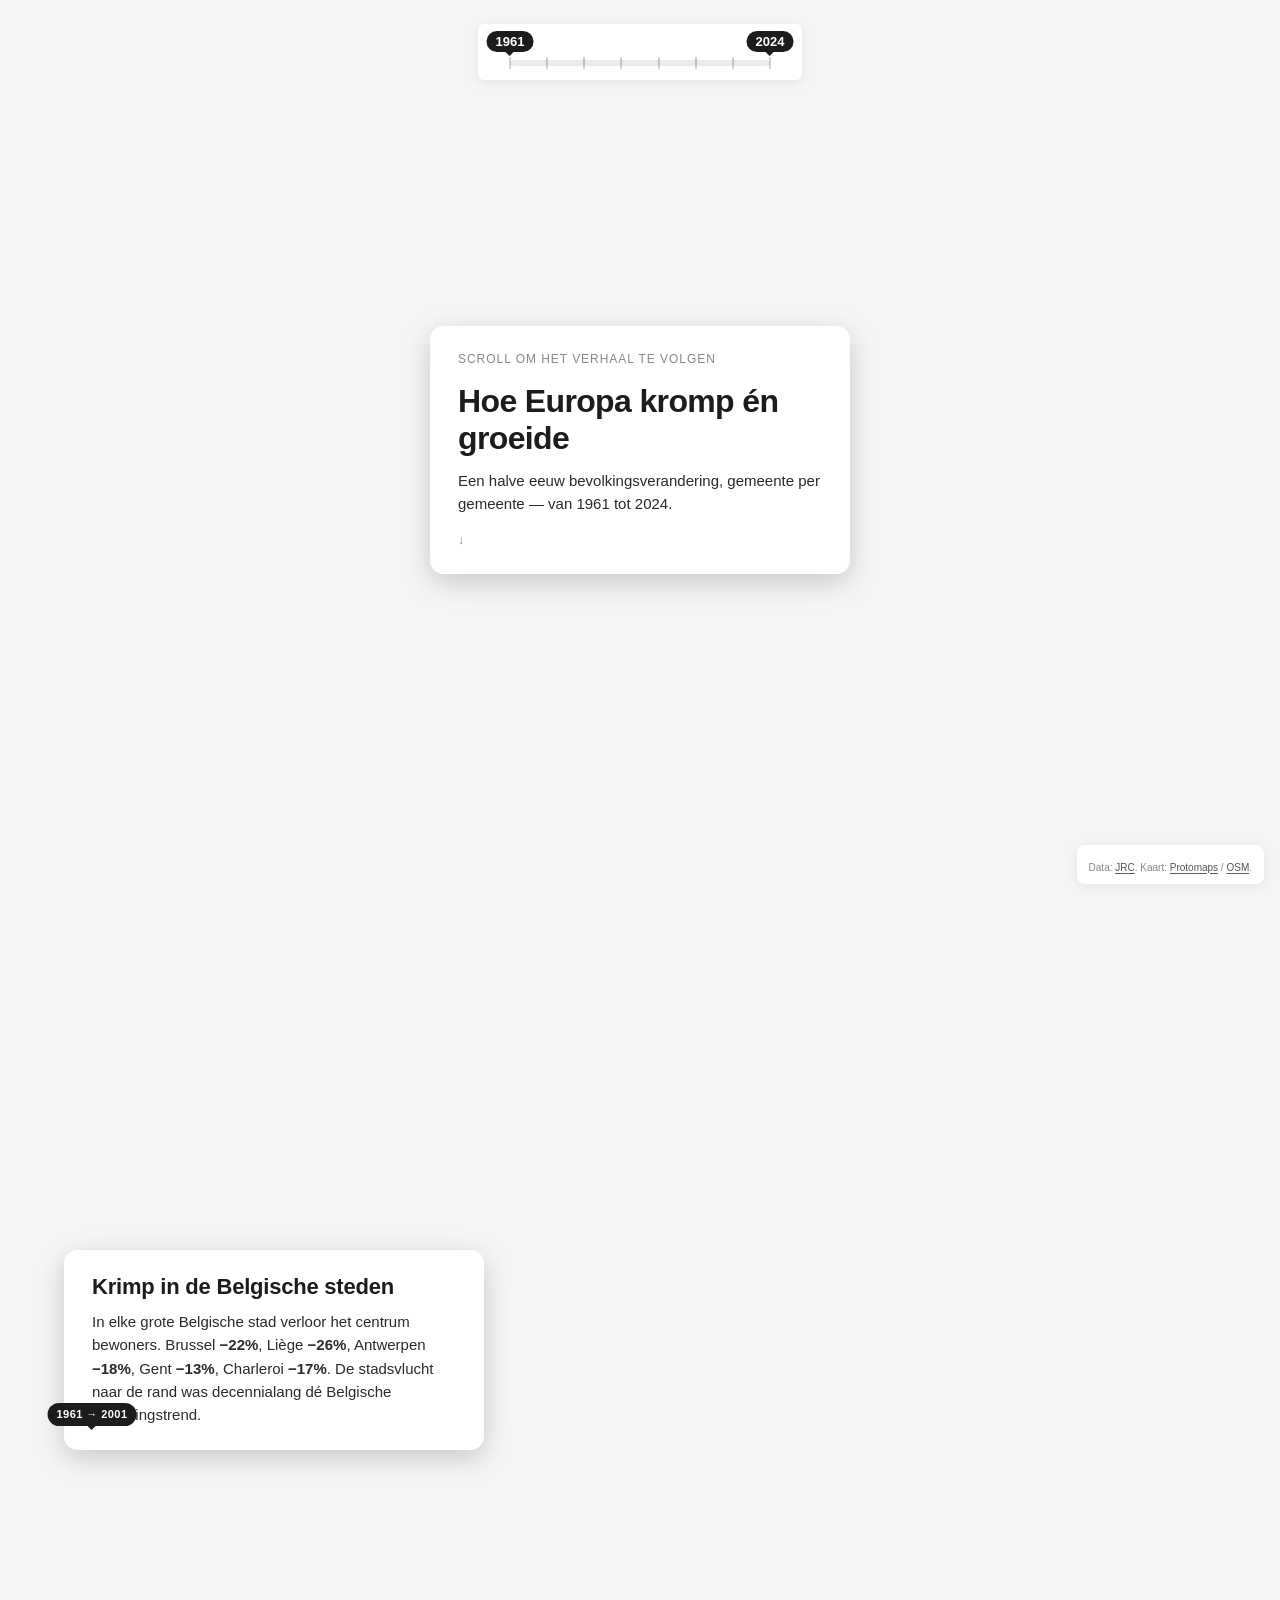
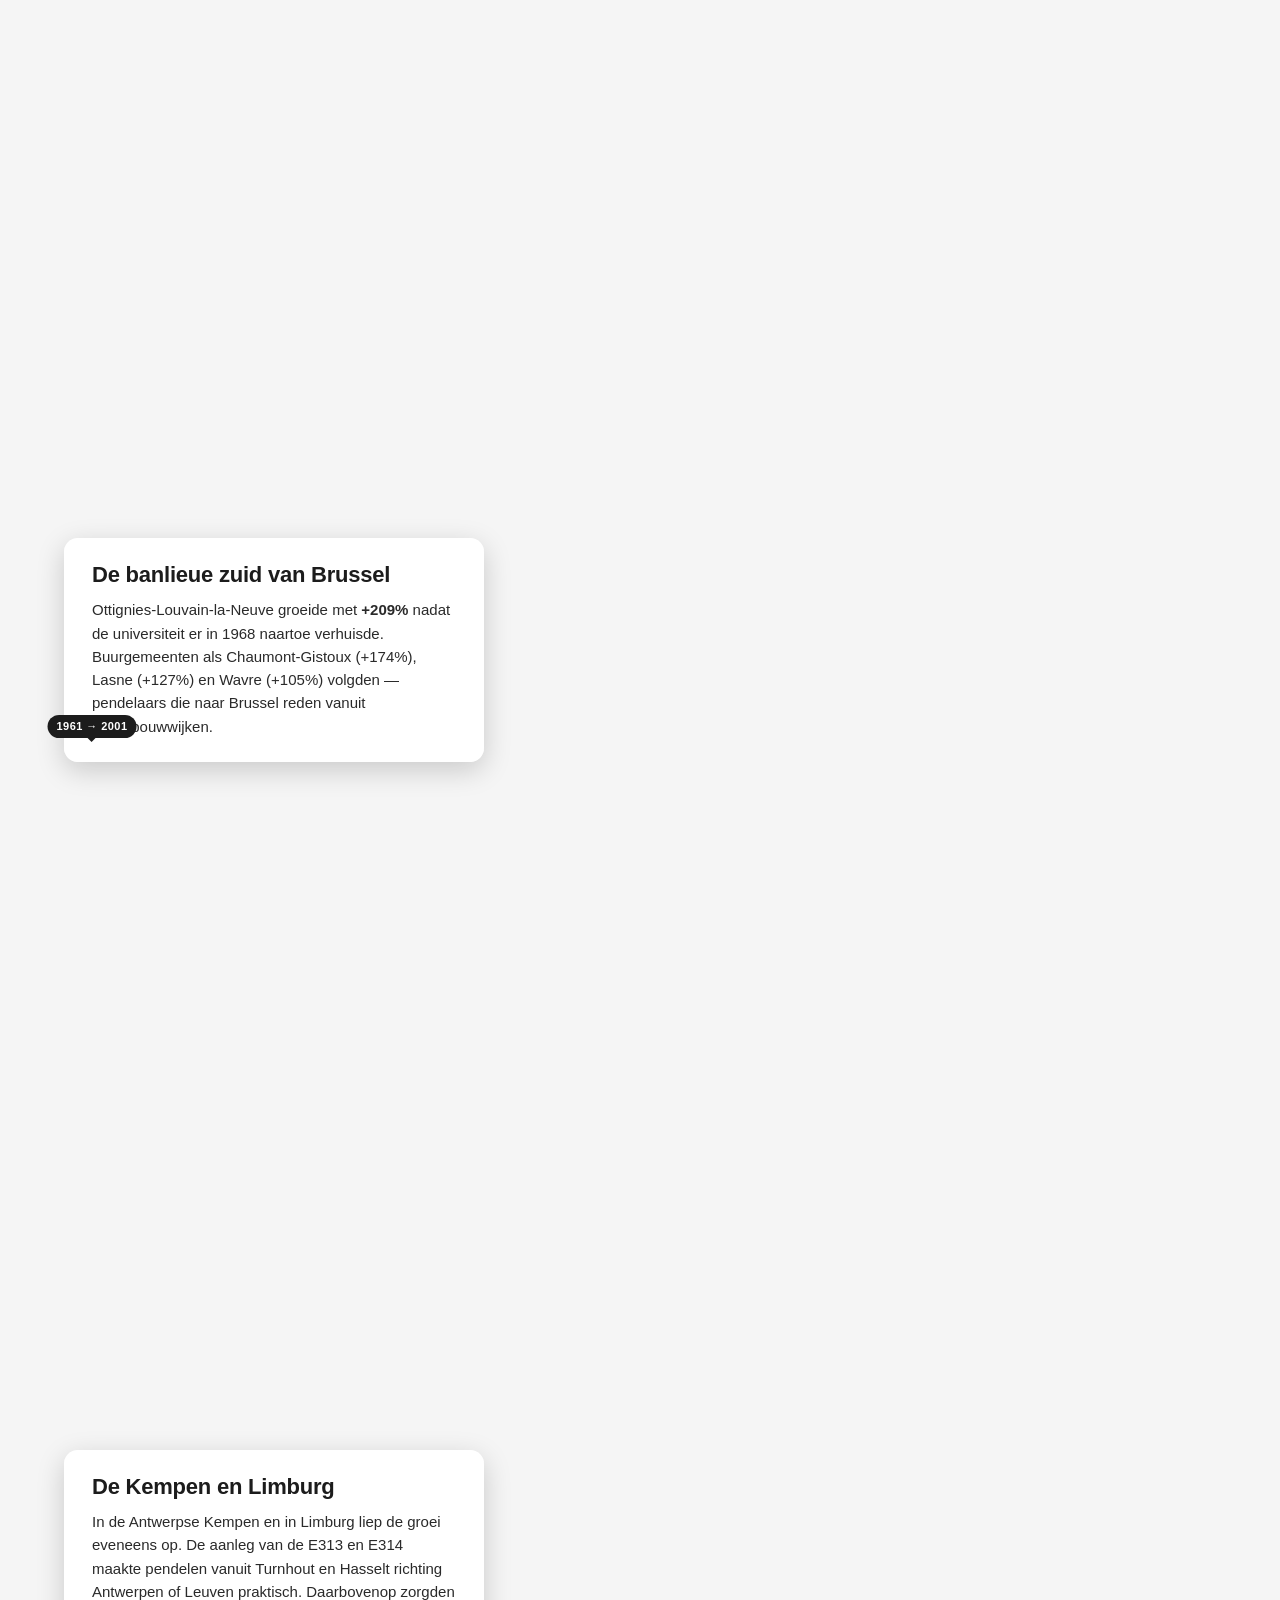
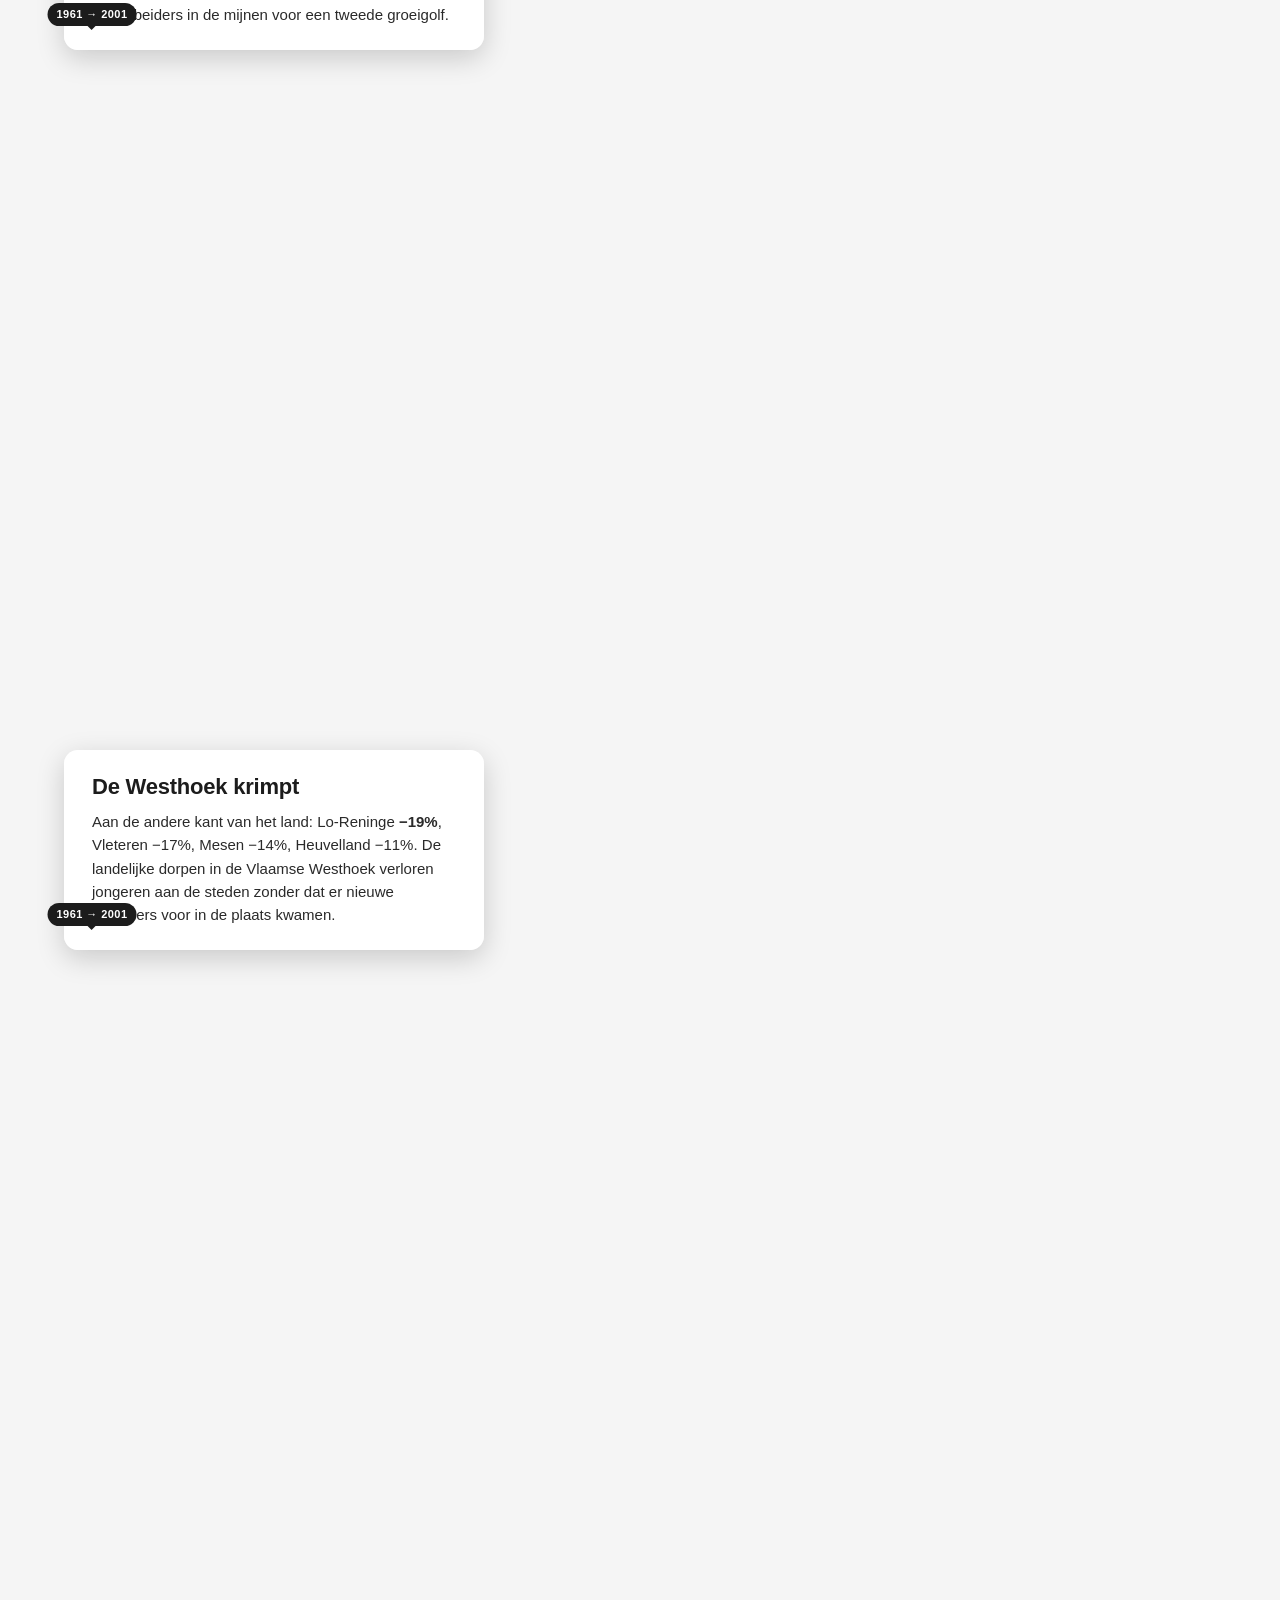
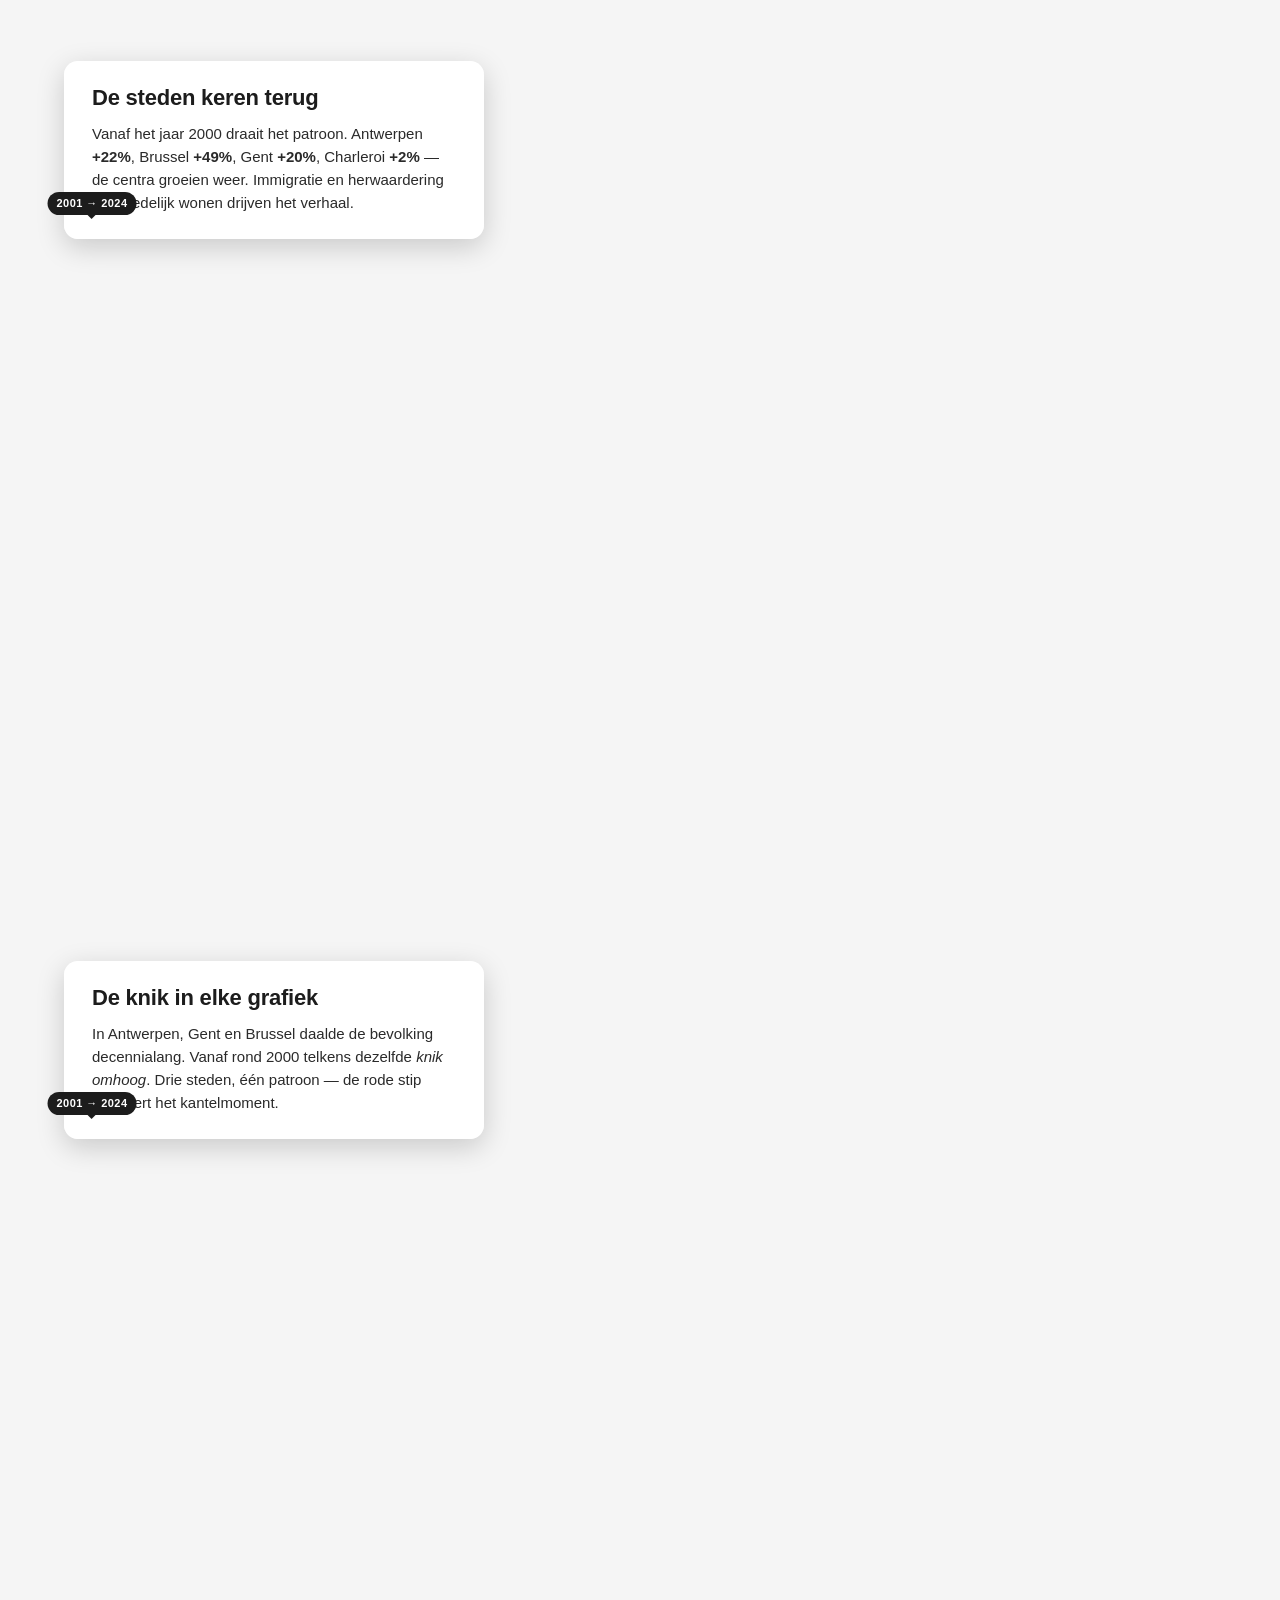
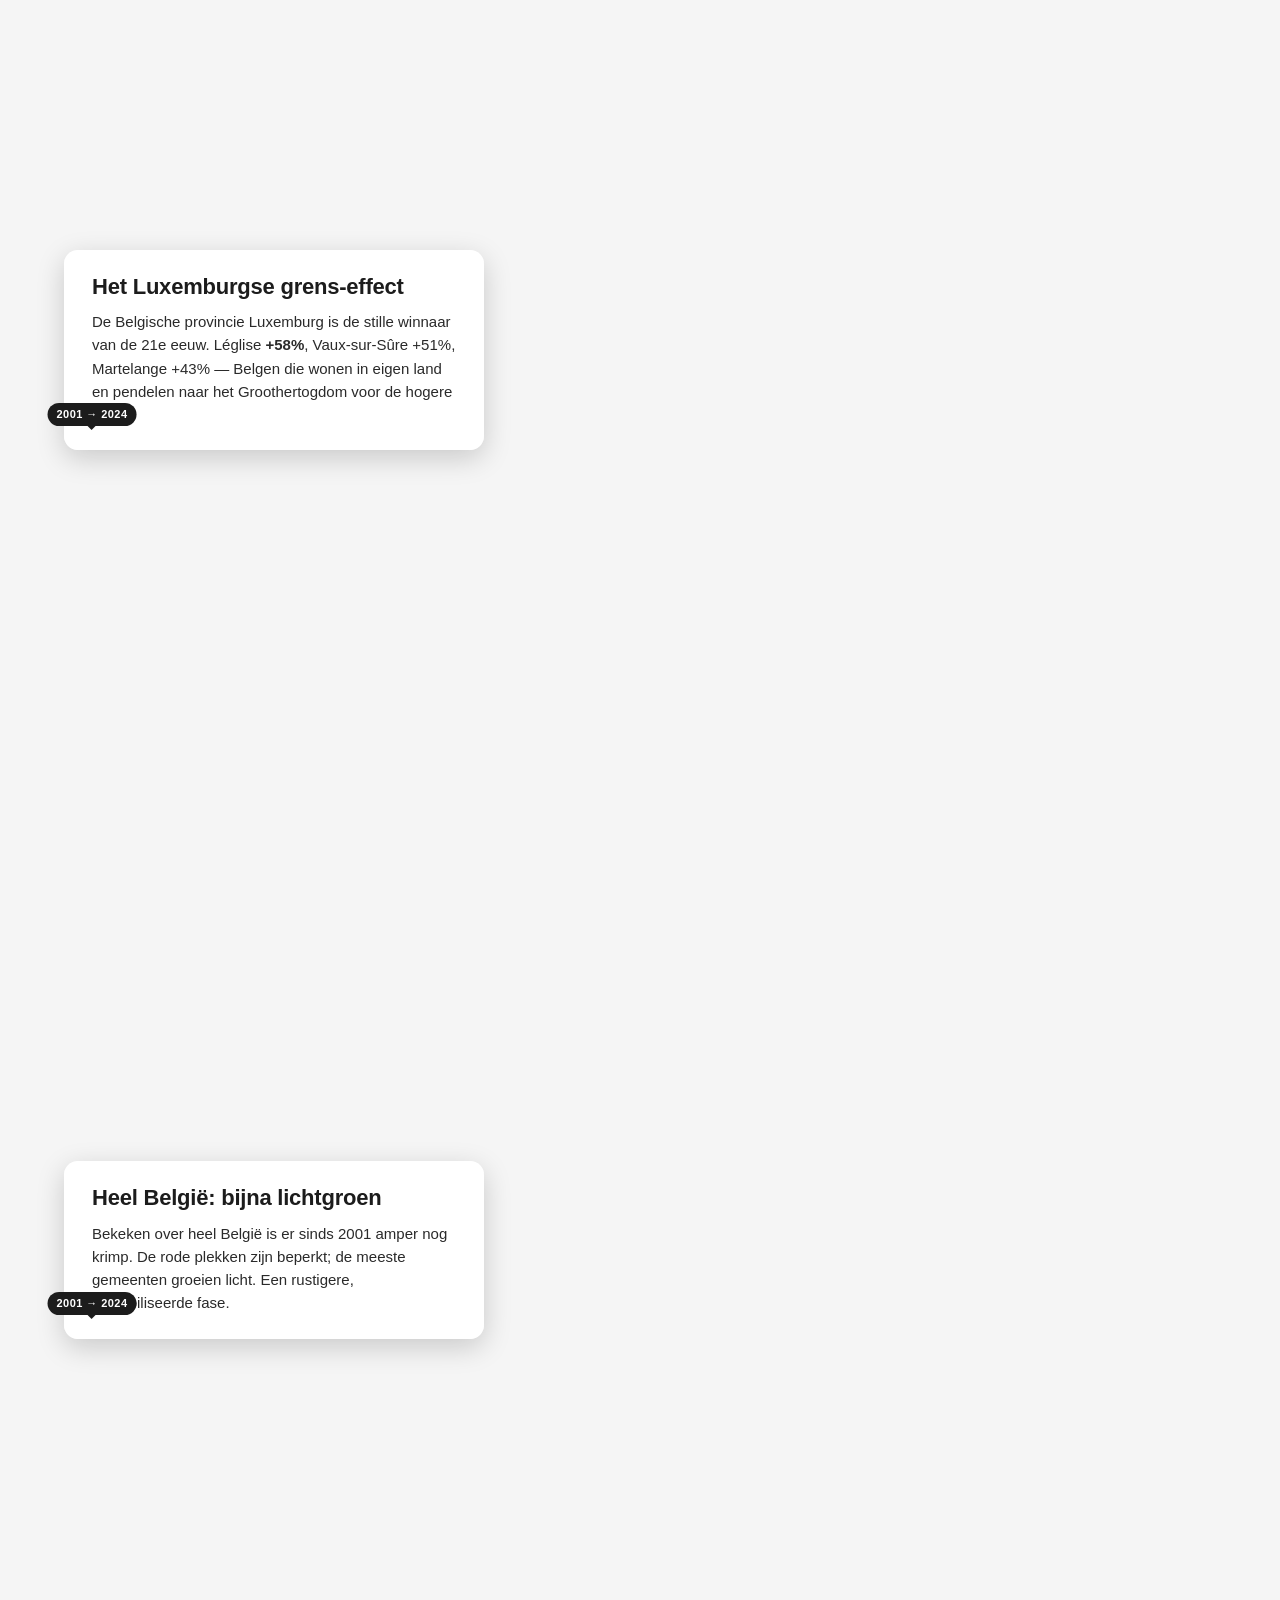
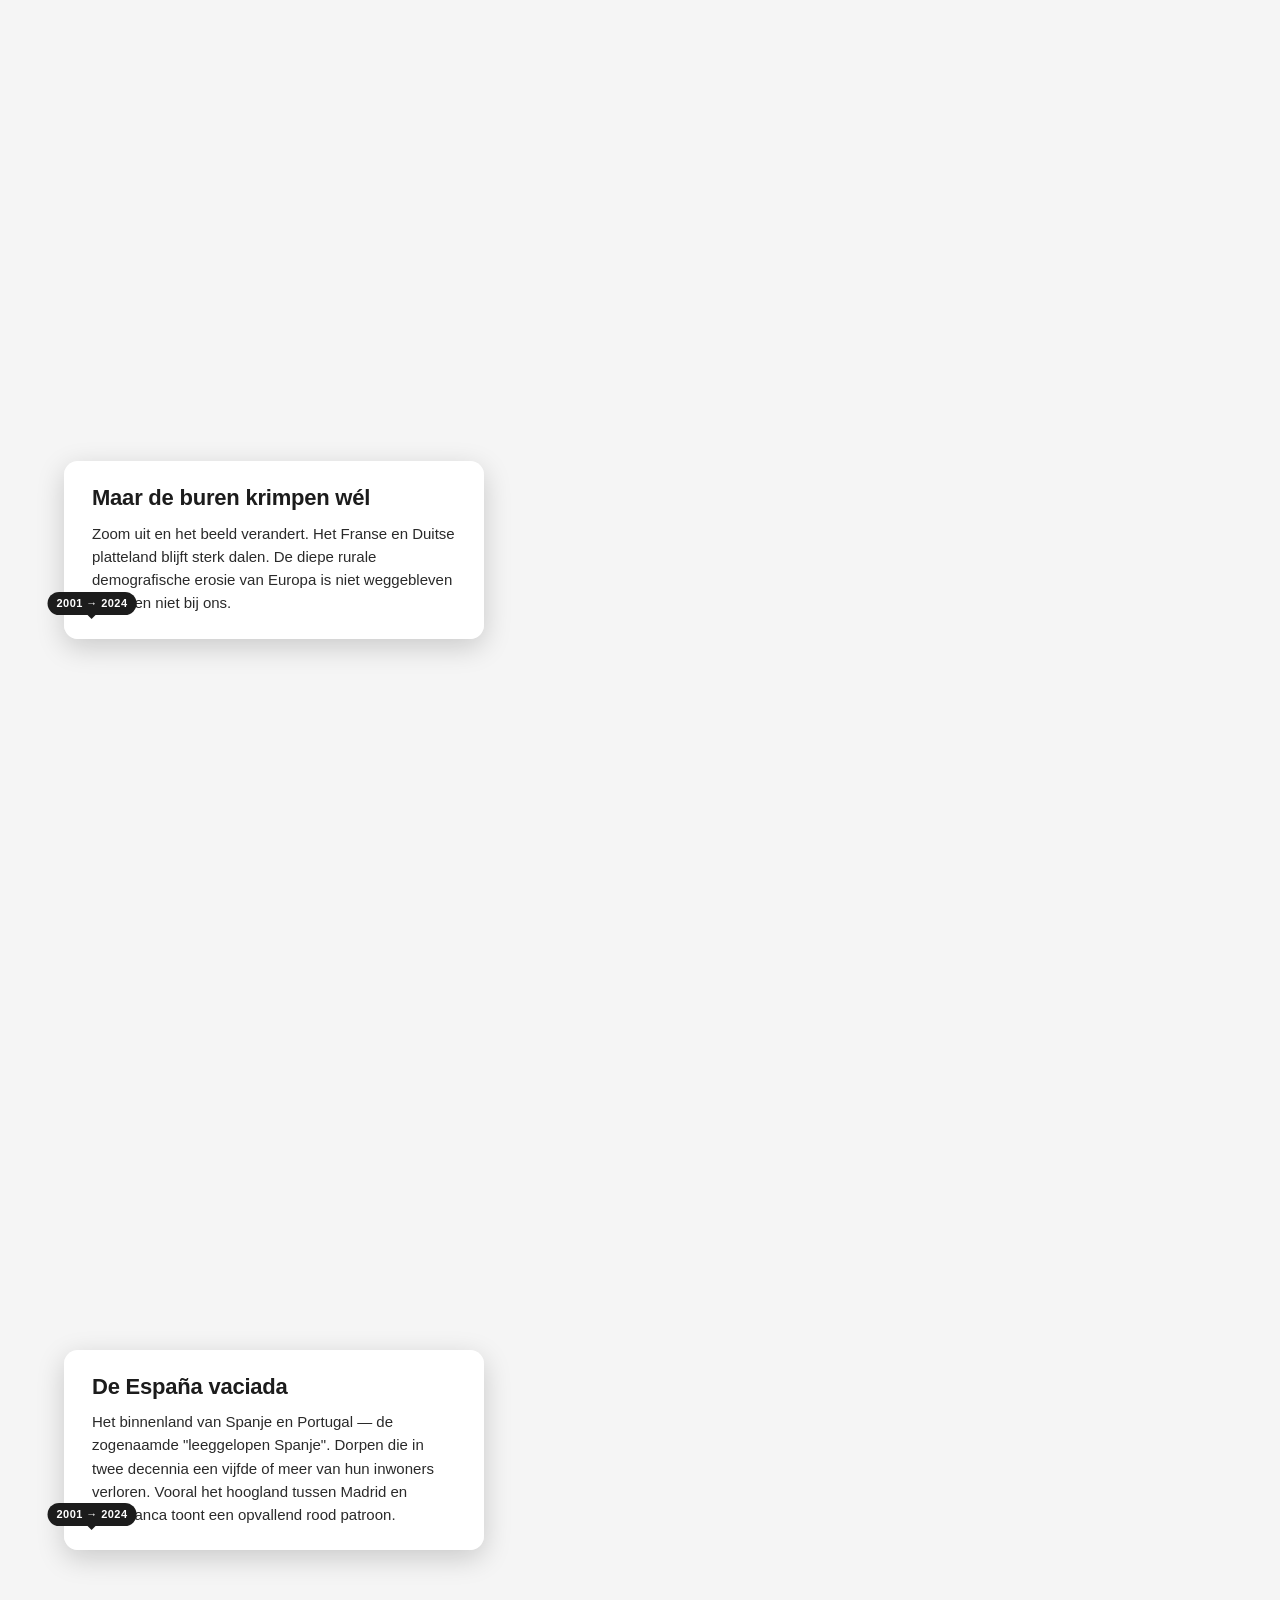
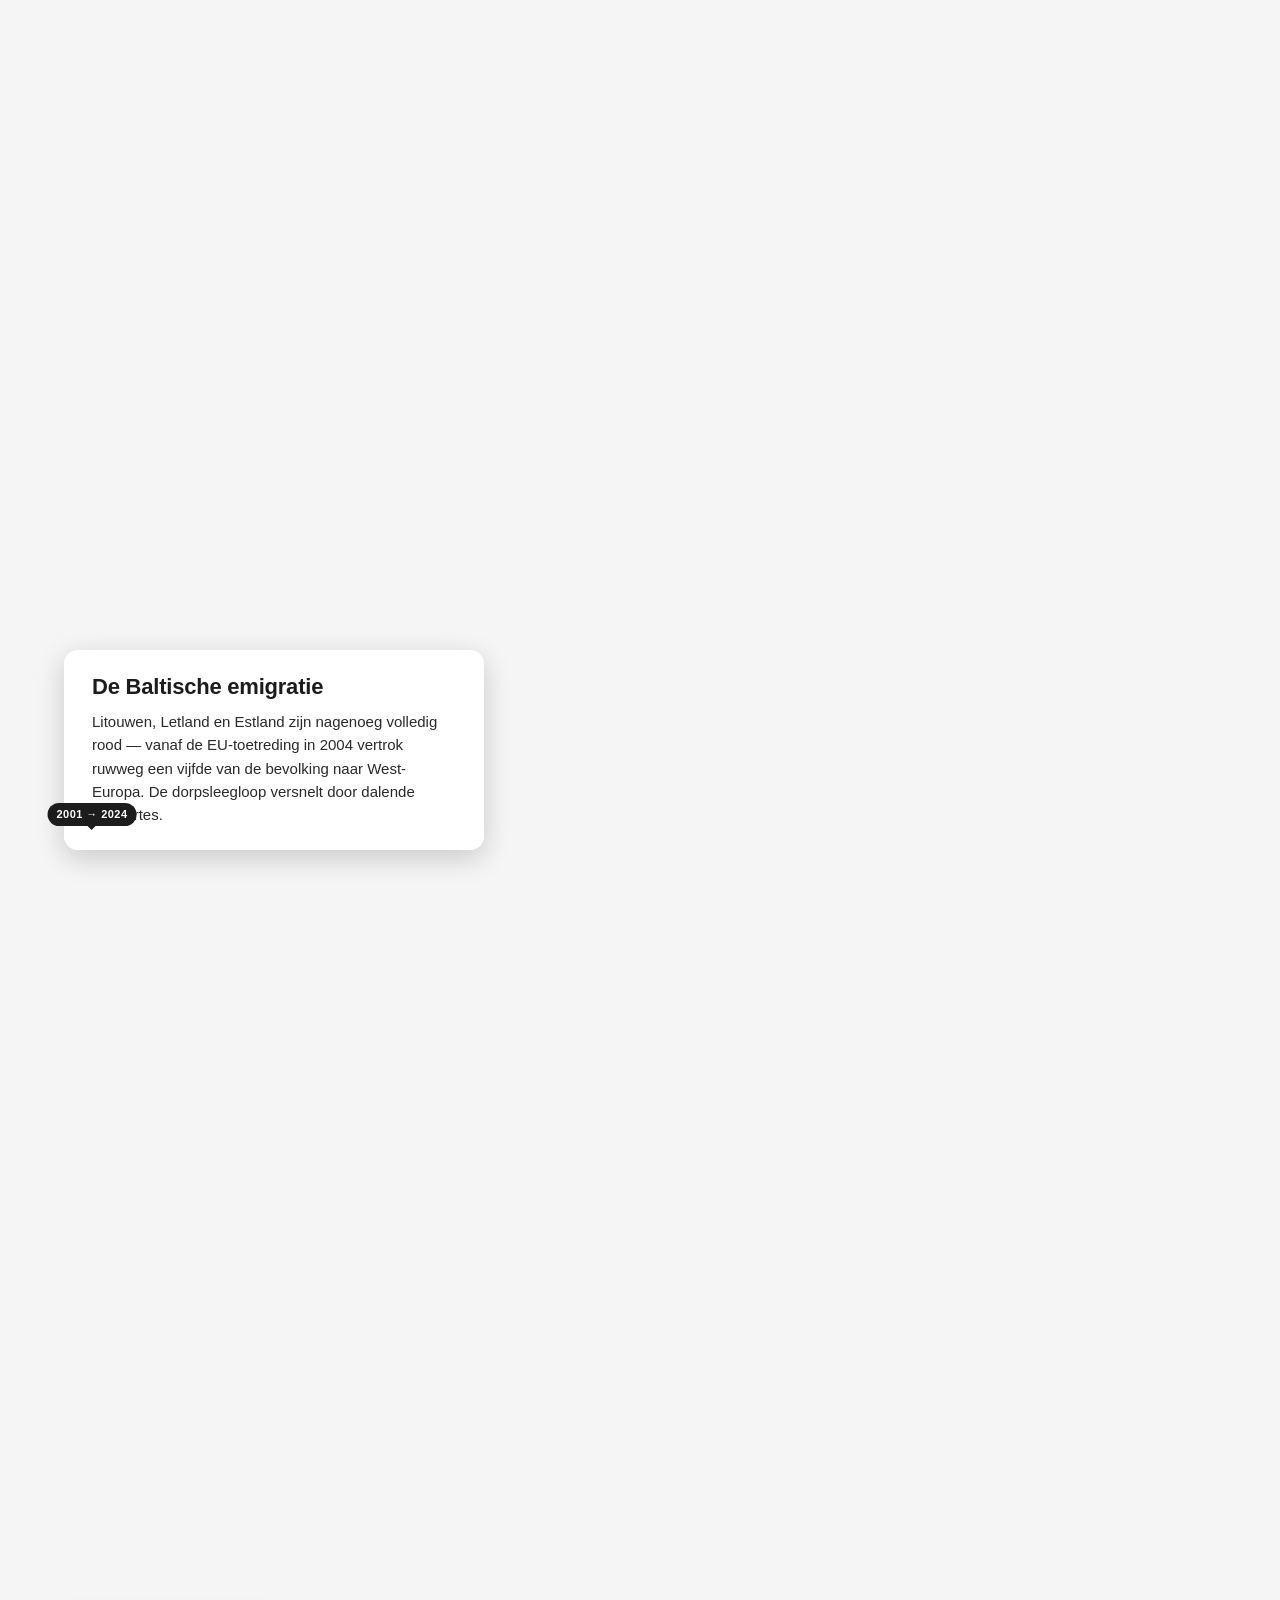
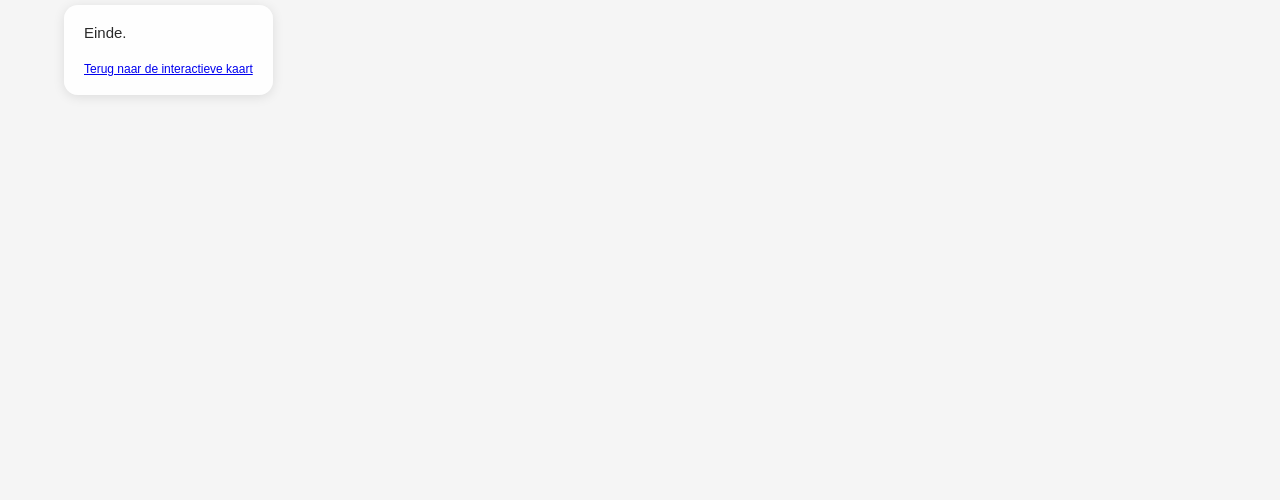
<file: scrolly/index.html>
<!DOCTYPE html>
<!--
  Scrollytelling page.

  Full-bleed sticky map at z=0, floating text cards on top (z=1).
  Scrollama detects which card is in view and the JS replays the story:
  fly the map, swap the period, highlight a focus region, optionally
  open the D3 popup for a single LAU.
-->
<html lang="nl">
<head>
  <meta charset="UTF-8">
  <meta name="viewport" content="width=device-width, initial-scale=1.0, viewport-fit=cover">
  <title>Hoe Europa kromp én groeide — een gemeentelijke geschiedenis</title>
  <link rel="stylesheet" href="../assets/vendor/maplibre-gl.css">
  <link rel="stylesheet" href="../style.css">
  <link rel="stylesheet" href="scrolly.css">
  <!-- Tag <html class="embedded"> before the body parses so the intro card
       is hidden by CSS immediately, instead of flashing for the moment
       between HTML render and map-load. -->
  <script>
    if (new URLSearchParams(location.search).get("embed") === "1") {
      document.documentElement.classList.add("embedded");
    }
  </script>
</head>
<body>
  <!-- Full-bleed sticky map -->
  <div id="map-container">
    <div id="map"></div>

    <!-- Year-period display, top-center. Pure CSS, updated by JS.
         The two endpoint labels float over the track at the exact
         tick-position of their year — when the period changes the
         labels slide AND pulse. -->
    <div id="period-pill">
      <div class="period-track">
        <div class="period-fill" id="period-fill"></div>
        <div class="period-ticks" id="period-ticks"></div>
        <div class="period-label year-a" style="left: 0%;">1961</div>
        <div class="period-label year-b" style="left: 100%;">2024</div>
      </div>
    </div>

    <!-- Popup with D3 line chart — opens automatically at specific steps -->
    <div id="chart-panel-wrapper">
      <div id="chart-panel" class="map-overlay-element" style="display: none;">
        <div id="data-popup">
          <p class="info-sentence" id="info-sentence"></p>
          <div id="popup_chart"></div>
        </div>
      </div>
    </div>

    <!-- Legend, bottom-right -->
    <div id="map-legend-wrapper">
      <div class="map-overlay-element">
        <div id="map_legend"></div>
        <div id="map-footer">
          Data:
          <a href="https://data.jrc.ec.europa.eu/dataset/37fcacbf-12e2-4b31-b1af-83117a74b2c7"
             target="_blank" rel="noopener">JRC</a>.
          Kaart:
          <a href="https://protomaps.com" target="_blank" rel="noopener">Protomaps</a>
          /
          <a href="https://openstreetmap.org" target="_blank" rel="noopener">OSM</a>.
        </div>
      </div>
    </div>
  </div>

  <!-- The scrollable story — each .step is one viewport-tall section -->
  <article id="story">
    <!-- Cards are positioned with CSS so they appear bottom-left on desktop,
         bottom on mobile. Each card triggers one map state via Scrollama. -->
    <section class="step intro" data-step="0">
      <div class="card">
        <p class="kicker">Scroll om het verhaal te volgen</p>
        <h1>Hoe Europa kromp én groeide</h1>
        <p>Een halve eeuw bevolkingsverandering, gemeente per gemeente —
           van 1961 tot 2024.</p>
        <p class="hint">↓</p>
      </div>
    </section>

    <section class="step" data-step="1">
      <div class="card">
        <p class="period-label">1961 → 2001</p>
        <h2>Krimp in de Belgische steden</h2>
        <p>In elke grote Belgische stad verloor het centrum bewoners.
           Brussel <strong>−22%</strong>, Liège <strong>−26%</strong>,
           Antwerpen <strong>−18%</strong>, Gent <strong>−13%</strong>,
           Charleroi <strong>−17%</strong>. De stadsvlucht naar de rand
           was decennialang dé Belgische bevolkingstrend.</p>
      </div>
    </section>

    <section class="step" data-step="2">
      <div class="card">
        <p class="period-label">1961 → 2001</p>
        <h2>De banlieue zuid van Brussel</h2>
        <p>Ottignies-Louvain-la-Neuve groeide met <strong>+209%</strong>
           nadat de universiteit er in 1968 naartoe verhuisde. Buurgemeenten
           als Chaumont-Gistoux (+174%), Lasne (+127%) en Wavre (+105%)
           volgden — pendelaars die naar Brussel reden vanuit
           nieuwbouwwijken.</p>
      </div>
    </section>

    <section class="step" data-step="3">
      <div class="card">
        <p class="period-label">1961 → 2001</p>
        <h2>De Kempen en Limburg</h2>
        <p>In de Antwerpse Kempen en in Limburg liep de groei eveneens op.
           De aanleg van de E313 en E314 maakte pendelen vanuit Turnhout
           en Hasselt richting Antwerpen of Leuven praktisch. Daarbovenop
           zorgden gastarbeiders in de mijnen voor een tweede groeigolf.</p>
      </div>
    </section>

    <section class="step" data-step="4">
      <div class="card">
        <p class="period-label">1961 → 2001</p>
        <h2>De Westhoek krimpt</h2>
        <p>Aan de andere kant van het land: Lo-Reninge <strong>−19%</strong>,
           Vleteren −17%, Mesen −14%, Heuvelland −11%. De landelijke dorpen
           in de Vlaamse Westhoek verloren jongeren aan de steden zonder
           dat er nieuwe bewoners voor in de plaats kwamen.</p>
      </div>
    </section>

    <section class="step" data-step="5">
      <div class="card">
        <p class="period-label">2001 → 2024</p>
        <h2>De steden keren terug</h2>
        <p>Vanaf het jaar 2000 draait het patroon. Antwerpen
           <strong>+22%</strong>, Brussel <strong>+49%</strong>,
           Gent <strong>+20%</strong>, Charleroi <strong>+2%</strong> —
           de centra groeien weer. Immigratie en herwaardering van
           stedelijk wonen drijven het verhaal.</p>
      </div>
    </section>

    <section class="step" data-step="6">
      <div class="card">
        <p class="period-label">2001 → 2024</p>
        <h2>De knik in elke grafiek</h2>
        <p>In Antwerpen, Gent en Brussel daalde de bevolking decennialang.
           Vanaf rond 2000 telkens dezelfde <em>knik omhoog</em>. Drie
           steden, één patroon — de rode stip markeert het kantelmoment.</p>
      </div>
    </section>

    <section class="step" data-step="7">
      <div class="card">
        <p class="period-label">2001 → 2024</p>
        <h2>Het Luxemburgse grens-effect</h2>
        <p>De Belgische provincie Luxemburg is de stille winnaar van de
           21e eeuw. Léglise <strong>+58%</strong>, Vaux-sur-Sûre +51%,
           Martelange +43% — Belgen die wonen in eigen land en pendelen
           naar het Groothertogdom voor de hogere lonen.</p>
      </div>
    </section>

    <section class="step" data-step="8">
      <div class="card">
        <p class="period-label">2001 → 2024</p>
        <h2>Heel België: bijna lichtgroen</h2>
        <p>Bekeken over heel België is er sinds 2001 amper nog krimp.
           De rode plekken zijn beperkt; de meeste gemeenten groeien licht.
           Een rustigere, gestabiliseerde fase.</p>
      </div>
    </section>

    <section class="step" data-step="9">
      <div class="card">
        <p class="period-label">2001 → 2024</p>
        <h2>Maar de buren krimpen wél</h2>
        <p>Zoom uit en het beeld verandert. Het Franse en Duitse platteland
           blijft sterk dalen. De diepe rurale demografische erosie van
           Europa is niet weggebleven — alleen niet bij ons.</p>
      </div>
    </section>

    <section class="step" data-step="10">
      <div class="card">
        <p class="period-label">2001 → 2024</p>
        <h2>De España vaciada</h2>
        <p>Het binnenland van Spanje en Portugal — de zogenaamde "leeggelopen
           Spanje". Dorpen die in twee decennia een vijfde of meer van hun
           inwoners verloren. Vooral het hoogland tussen Madrid en Salamanca
           toont een opvallend rood patroon.</p>
      </div>
    </section>

    <section class="step" data-step="11">
      <div class="card">
        <p class="period-label">2001 → 2024</p>
        <h2>De Baltische emigratie</h2>
        <p>Litouwen, Letland en Estland zijn nagenoeg volledig rood — vanaf
           de EU-toetreding in 2004 vertrok ruwweg een vijfde van de
           bevolking naar West-Europa. De dorpsleegloop versnelt door
           dalende geboortes.</p>
      </div>
    </section>

    <!-- Trailing buffer so the last step can be fully read before the
         page bottom. -->
    <section class="step end">
      <div class="card minimal">
        <p>Einde.</p>
        <p class="hint"><a href="../map/">Terug naar de interactieve kaart</a></p>
      </div>
    </section>
  </article>

  <script src="../assets/vendor/maplibre-gl.js"></script>
  <script src="../assets/vendor/pmtiles.js"></script>
  <script src="../assets/vendor/protomaps-themes-base.js"></script>
  <script src="../assets/vendor/d3.min.js"></script>
  <script src="../assets/vendor/scrollama.min.js"></script>
  <script type="module" src="scrolly.js"></script>
</body>
</html>
</file>
<file: assets/vendor/maplibre-gl.css>
.maplibregl-map{font:12px/20px Helvetica Neue,Arial,Helvetica,sans-serif;overflow:hidden;position:relative;-webkit-tap-highlight-color:rgb(0 0 0/0)}.maplibregl-canvas{left:0;position:absolute;top:0}.maplibregl-map:fullscreen{height:100%;width:100%}.maplibregl-ctrl-group button.maplibregl-ctrl-compass{touch-action:none}.maplibregl-canvas-container.maplibregl-interactive,.maplibregl-ctrl-group button.maplibregl-ctrl-compass{cursor:grab;-webkit-user-select:none;-moz-user-select:none;user-select:none}.maplibregl-canvas-container.maplibregl-interactive.maplibregl-track-pointer{cursor:pointer}.maplibregl-canvas-container.maplibregl-interactive:active,.maplibregl-ctrl-group button.maplibregl-ctrl-compass:active{cursor:grabbing}.maplibregl-canvas-container.maplibregl-touch-zoom-rotate,.maplibregl-canvas-container.maplibregl-touch-zoom-rotate .maplibregl-canvas{touch-action:pan-x pan-y}.maplibregl-canvas-container.maplibregl-touch-drag-pan,.maplibregl-canvas-container.maplibregl-touch-drag-pan .maplibregl-canvas{touch-action:pinch-zoom}.maplibregl-canvas-container.maplibregl-touch-zoom-rotate.maplibregl-touch-drag-pan,.maplibregl-canvas-container.maplibregl-touch-zoom-rotate.maplibregl-touch-drag-pan .maplibregl-canvas{touch-action:none}.maplibregl-canvas-container.maplibregl-touch-drag-pan.maplibregl-cooperative-gestures,.maplibregl-canvas-container.maplibregl-touch-drag-pan.maplibregl-cooperative-gestures .maplibregl-canvas{touch-action:pan-x pan-y}.maplibregl-ctrl-bottom-left,.maplibregl-ctrl-bottom-right,.maplibregl-ctrl-top-left,.maplibregl-ctrl-top-right{pointer-events:none;position:absolute;z-index:2}.maplibregl-ctrl-top-left{left:0;top:0}.maplibregl-ctrl-top-right{right:0;top:0}.maplibregl-ctrl-bottom-left{bottom:0;left:0}.maplibregl-ctrl-bottom-right{bottom:0;right:0}.maplibregl-ctrl{clear:both;pointer-events:auto;transform:translate(0)}.maplibregl-ctrl-top-left .maplibregl-ctrl{float:left;margin:10px 0 0 10px}.maplibregl-ctrl-top-right .maplibregl-ctrl{float:right;margin:10px 10px 0 0}.maplibregl-ctrl-bottom-left .maplibregl-ctrl{float:left;margin:0 0 10px 10px}.maplibregl-ctrl-bottom-right .maplibregl-ctrl{float:right;margin:0 10px 10px 0}.maplibregl-ctrl-group{background:#fff;border-radius:4px}.maplibregl-ctrl-group:not(:empty){box-shadow:0 0 0 2px rgba(0,0,0,.1)}@media (forced-colors:active){.maplibregl-ctrl-group:not(:empty){box-shadow:0 0 0 2px ButtonText}}.maplibregl-ctrl-group button{background-color:transparent;border:0;box-sizing:border-box;cursor:pointer;display:block;height:29px;outline:none;padding:0;width:29px}.maplibregl-ctrl-group button+button{border-top:1px solid #ddd}.maplibregl-ctrl button .maplibregl-ctrl-icon{background-position:50%;background-repeat:no-repeat;display:block;height:100%;width:100%}@media (forced-colors:active){.maplibregl-ctrl-icon{background-color:transparent}.maplibregl-ctrl-group button+button{border-top:1px solid ButtonText}}.maplibregl-ctrl button::-moz-focus-inner{border:0;padding:0}.maplibregl-ctrl-attrib-button:focus,.maplibregl-ctrl-group button:focus{box-shadow:0 0 2px 2px #0096ff}.maplibregl-ctrl button:disabled{cursor:not-allowed}.maplibregl-ctrl button:disabled .maplibregl-ctrl-icon{opacity:.25}.maplibregl-ctrl button:not(:disabled):hover{background-color:rgb(0 0 0/5%)}.maplibregl-ctrl-group button:focus:focus-visible{box-shadow:0 0 2px 2px #0096ff}.maplibregl-ctrl-group button:focus:not(:focus-visible){box-shadow:none}.maplibregl-ctrl-group button:focus:first-child{border-radius:4px 4px 0 0}.maplibregl-ctrl-group button:focus:last-child{border-radius:0 0 4px 4px}.maplibregl-ctrl-group button:focus:only-child{border-radius:inherit}.maplibregl-ctrl button.maplibregl-ctrl-zoom-out .maplibregl-ctrl-icon{background-image:url("data:image/svg+xml;charset=utf-8,%3Csvg xmlns='http://www.w3.org/2000/svg' width='29' height='29' fill='%23333' viewBox='0 0 29 29'%3E%3Cpath d='M10 13c-.75 0-1.5.75-1.5 1.5S9.25 16 10 16h9c.75 0 1.5-.75 1.5-1.5S19.75 13 19 13z'/%3E%3C/svg%3E")}.maplibregl-ctrl button.maplibregl-ctrl-zoom-in .maplibregl-ctrl-icon{background-image:url("data:image/svg+xml;charset=utf-8,%3Csvg xmlns='http://www.w3.org/2000/svg' width='29' height='29' fill='%23333' viewBox='0 0 29 29'%3E%3Cpath d='M14.5 8.5c-.75 0-1.5.75-1.5 1.5v3h-3c-.75 0-1.5.75-1.5 1.5S9.25 16 10 16h3v3c0 .75.75 1.5 1.5 1.5S16 19.75 16 19v-3h3c.75 0 1.5-.75 1.5-1.5S19.75 13 19 13h-3v-3c0-.75-.75-1.5-1.5-1.5'/%3E%3C/svg%3E")}@media (forced-colors:active){.maplibregl-ctrl button.maplibregl-ctrl-zoom-out .maplibregl-ctrl-icon{background-image:url("data:image/svg+xml;charset=utf-8,%3Csvg xmlns='http://www.w3.org/2000/svg' width='29' height='29' fill='%23fff' viewBox='0 0 29 29'%3E%3Cpath d='M10 13c-.75 0-1.5.75-1.5 1.5S9.25 16 10 16h9c.75 0 1.5-.75 1.5-1.5S19.75 13 19 13z'/%3E%3C/svg%3E")}.maplibregl-ctrl button.maplibregl-ctrl-zoom-in .maplibregl-ctrl-icon{background-image:url("data:image/svg+xml;charset=utf-8,%3Csvg xmlns='http://www.w3.org/2000/svg' width='29' height='29' fill='%23fff' viewBox='0 0 29 29'%3E%3Cpath d='M14.5 8.5c-.75 0-1.5.75-1.5 1.5v3h-3c-.75 0-1.5.75-1.5 1.5S9.25 16 10 16h3v3c0 .75.75 1.5 1.5 1.5S16 19.75 16 19v-3h3c.75 0 1.5-.75 1.5-1.5S19.75 13 19 13h-3v-3c0-.75-.75-1.5-1.5-1.5'/%3E%3C/svg%3E")}}@media (forced-colors:active) and (prefers-color-scheme:light){.maplibregl-ctrl button.maplibregl-ctrl-zoom-out .maplibregl-ctrl-icon{background-image:url("data:image/svg+xml;charset=utf-8,%3Csvg xmlns='http://www.w3.org/2000/svg' width='29' height='29' viewBox='0 0 29 29'%3E%3Cpath d='M10 13c-.75 0-1.5.75-1.5 1.5S9.25 16 10 16h9c.75 0 1.5-.75 1.5-1.5S19.75 13 19 13z'/%3E%3C/svg%3E")}.maplibregl-ctrl button.maplibregl-ctrl-zoom-in .maplibregl-ctrl-icon{background-image:url("data:image/svg+xml;charset=utf-8,%3Csvg xmlns='http://www.w3.org/2000/svg' width='29' height='29' viewBox='0 0 29 29'%3E%3Cpath d='M14.5 8.5c-.75 0-1.5.75-1.5 1.5v3h-3c-.75 0-1.5.75-1.5 1.5S9.25 16 10 16h3v3c0 .75.75 1.5 1.5 1.5S16 19.75 16 19v-3h3c.75 0 1.5-.75 1.5-1.5S19.75 13 19 13h-3v-3c0-.75-.75-1.5-1.5-1.5'/%3E%3C/svg%3E")}}.maplibregl-ctrl button.maplibregl-ctrl-fullscreen .maplibregl-ctrl-icon{background-image:url("data:image/svg+xml;charset=utf-8,%3Csvg xmlns='http://www.w3.org/2000/svg' width='29' height='29' fill='%23333' viewBox='0 0 29 29'%3E%3Cpath d='M24 16v5.5c0 1.75-.75 2.5-2.5 2.5H16v-1l3-1.5-4-5.5 1-1 5.5 4 1.5-3zM6 16l1.5 3 5.5-4 1 1-4 5.5 3 1.5v1H7.5C5.75 24 5 23.25 5 21.5V16zm7-11v1l-3 1.5 4 5.5-1 1-5.5-4L6 13H5V7.5C5 5.75 5.75 5 7.5 5zm11 2.5c0-1.75-.75-2.5-2.5-2.5H16v1l3 1.5-4 5.5 1 1 5.5-4 1.5 3h1z'/%3E%3C/svg%3E")}.maplibregl-ctrl button.maplibregl-ctrl-shrink .maplibregl-ctrl-icon{background-image:url("data:image/svg+xml;charset=utf-8,%3Csvg xmlns='http://www.w3.org/2000/svg' width='29' height='29' viewBox='0 0 29 29'%3E%3Cpath d='M18.5 16c-1.75 0-2.5.75-2.5 2.5V24h1l1.5-3 5.5 4 1-1-4-5.5 3-1.5v-1zM13 18.5c0-1.75-.75-2.5-2.5-2.5H5v1l3 1.5L4 24l1 1 5.5-4 1.5 3h1zm3-8c0 1.75.75 2.5 2.5 2.5H24v-1l-3-1.5L25 5l-1-1-5.5 4L17 5h-1zM10.5 13c1.75 0 2.5-.75 2.5-2.5V5h-1l-1.5 3L5 4 4 5l4 5.5L5 12v1z'/%3E%3C/svg%3E")}@media (forced-colors:active){.maplibregl-ctrl button.maplibregl-ctrl-fullscreen .maplibregl-ctrl-icon{background-image:url("data:image/svg+xml;charset=utf-8,%3Csvg xmlns='http://www.w3.org/2000/svg' width='29' height='29' fill='%23fff' viewBox='0 0 29 29'%3E%3Cpath d='M24 16v5.5c0 1.75-.75 2.5-2.5 2.5H16v-1l3-1.5-4-5.5 1-1 5.5 4 1.5-3zM6 16l1.5 3 5.5-4 1 1-4 5.5 3 1.5v1H7.5C5.75 24 5 23.25 5 21.5V16zm7-11v1l-3 1.5 4 5.5-1 1-5.5-4L6 13H5V7.5C5 5.75 5.75 5 7.5 5zm11 2.5c0-1.75-.75-2.5-2.5-2.5H16v1l3 1.5-4 5.5 1 1 5.5-4 1.5 3h1z'/%3E%3C/svg%3E")}.maplibregl-ctrl button.maplibregl-ctrl-shrink .maplibregl-ctrl-icon{background-image:url("data:image/svg+xml;charset=utf-8,%3Csvg xmlns='http://www.w3.org/2000/svg' width='29' height='29' fill='%23fff' viewBox='0 0 29 29'%3E%3Cpath d='M18.5 16c-1.75 0-2.5.75-2.5 2.5V24h1l1.5-3 5.5 4 1-1-4-5.5 3-1.5v-1zM13 18.5c0-1.75-.75-2.5-2.5-2.5H5v1l3 1.5L4 24l1 1 5.5-4 1.5 3h1zm3-8c0 1.75.75 2.5 2.5 2.5H24v-1l-3-1.5L25 5l-1-1-5.5 4L17 5h-1zM10.5 13c1.75 0 2.5-.75 2.5-2.5V5h-1l-1.5 3L5 4 4 5l4 5.5L5 12v1z'/%3E%3C/svg%3E")}}@media (forced-colors:active) and (prefers-color-scheme:light){.maplibregl-ctrl button.maplibregl-ctrl-fullscreen .maplibregl-ctrl-icon{background-image:url("data:image/svg+xml;charset=utf-8,%3Csvg xmlns='http://www.w3.org/2000/svg' width='29' height='29' viewBox='0 0 29 29'%3E%3Cpath d='M24 16v5.5c0 1.75-.75 2.5-2.5 2.5H16v-1l3-1.5-4-5.5 1-1 5.5 4 1.5-3zM6 16l1.5 3 5.5-4 1 1-4 5.5 3 1.5v1H7.5C5.75 24 5 23.25 5 21.5V16zm7-11v1l-3 1.5 4 5.5-1 1-5.5-4L6 13H5V7.5C5 5.75 5.75 5 7.5 5zm11 2.5c0-1.75-.75-2.5-2.5-2.5H16v1l3 1.5-4 5.5 1 1 5.5-4 1.5 3h1z'/%3E%3C/svg%3E")}.maplibregl-ctrl button.maplibregl-ctrl-shrink .maplibregl-ctrl-icon{background-image:url("data:image/svg+xml;charset=utf-8,%3Csvg xmlns='http://www.w3.org/2000/svg' width='29' height='29' viewBox='0 0 29 29'%3E%3Cpath d='M18.5 16c-1.75 0-2.5.75-2.5 2.5V24h1l1.5-3 5.5 4 1-1-4-5.5 3-1.5v-1zM13 18.5c0-1.75-.75-2.5-2.5-2.5H5v1l3 1.5L4 24l1 1 5.5-4 1.5 3h1zm3-8c0 1.75.75 2.5 2.5 2.5H24v-1l-3-1.5L25 5l-1-1-5.5 4L17 5h-1zM10.5 13c1.75 0 2.5-.75 2.5-2.5V5h-1l-1.5 3L5 4 4 5l4 5.5L5 12v1z'/%3E%3C/svg%3E")}}.maplibregl-ctrl button.maplibregl-ctrl-compass .maplibregl-ctrl-icon{background-image:url("data:image/svg+xml;charset=utf-8,%3Csvg xmlns='http://www.w3.org/2000/svg' width='29' height='29' fill='%23333' viewBox='0 0 29 29'%3E%3Cpath d='m10.5 14 4-8 4 8z'/%3E%3Cpath fill='%23ccc' d='m10.5 16 4 8 4-8z'/%3E%3C/svg%3E")}@media (forced-colors:active){.maplibregl-ctrl button.maplibregl-ctrl-compass .maplibregl-ctrl-icon{background-image:url("data:image/svg+xml;charset=utf-8,%3Csvg xmlns='http://www.w3.org/2000/svg' width='29' height='29' fill='%23fff' viewBox='0 0 29 29'%3E%3Cpath d='m10.5 14 4-8 4 8z'/%3E%3Cpath fill='%23ccc' d='m10.5 16 4 8 4-8z'/%3E%3C/svg%3E")}}@media (forced-colors:active) and (prefers-color-scheme:light){.maplibregl-ctrl button.maplibregl-ctrl-compass .maplibregl-ctrl-icon{background-image:url("data:image/svg+xml;charset=utf-8,%3Csvg xmlns='http://www.w3.org/2000/svg' width='29' height='29' viewBox='0 0 29 29'%3E%3Cpath d='m10.5 14 4-8 4 8z'/%3E%3Cpath fill='%23ccc' d='m10.5 16 4 8 4-8z'/%3E%3C/svg%3E")}}.maplibregl-ctrl button.maplibregl-ctrl-terrain .maplibregl-ctrl-icon{background-image:url("data:image/svg+xml;charset=utf-8,%3Csvg xmlns='http://www.w3.org/2000/svg' width='22' height='22' fill='%23333' viewBox='0 0 22 22'%3E%3Cpath d='m1.754 13.406 4.453-4.851 3.09 3.09 3.281 3.277.969-.969-3.309-3.312 3.844-4.121 6.148 6.886h1.082v-.855l-7.207-8.07-4.84 5.187L6.169 6.57l-5.48 5.965v.871ZM.688 16.844h20.625v1.375H.688Zm0 0'/%3E%3C/svg%3E")}.maplibregl-ctrl button.maplibregl-ctrl-terrain-enabled .maplibregl-ctrl-icon{background-image:url("data:image/svg+xml;charset=utf-8,%3Csvg xmlns='http://www.w3.org/2000/svg' width='22' height='22' fill='%2333b5e5' viewBox='0 0 22 22'%3E%3Cpath d='m1.754 13.406 4.453-4.851 3.09 3.09 3.281 3.277.969-.969-3.309-3.312 3.844-4.121 6.148 6.886h1.082v-.855l-7.207-8.07-4.84 5.187L6.169 6.57l-5.48 5.965v.871ZM.688 16.844h20.625v1.375H.688Zm0 0'/%3E%3C/svg%3E")}.maplibregl-ctrl button.maplibregl-ctrl-geolocate .maplibregl-ctrl-icon{background-image:url("data:image/svg+xml;charset=utf-8,%3Csvg xmlns='http://www.w3.org/2000/svg' width='29' height='29' fill='%23333' viewBox='0 0 20 20'%3E%3Cpath d='M10 4C9 4 9 5 9 5v.1A5 5 0 0 0 5.1 9H5s-1 0-1 1 1 1 1 1h.1A5 5 0 0 0 9 14.9v.1s0 1 1 1 1-1 1-1v-.1a5 5 0 0 0 3.9-3.9h.1s1 0 1-1-1-1-1-1h-.1A5 5 0 0 0 11 5.1V5s0-1-1-1m0 2.5a3.5 3.5 0 1 1 0 7 3.5 3.5 0 1 1 0-7'/%3E%3Ccircle cx='10' cy='10' r='2'/%3E%3C/svg%3E")}.maplibregl-ctrl button.maplibregl-ctrl-geolocate:disabled .maplibregl-ctrl-icon{background-image:url("data:image/svg+xml;charset=utf-8,%3Csvg xmlns='http://www.w3.org/2000/svg' width='29' height='29' fill='%23aaa' viewBox='0 0 20 20'%3E%3Cpath d='M10 4C9 4 9 5 9 5v.1A5 5 0 0 0 5.1 9H5s-1 0-1 1 1 1 1 1h.1A5 5 0 0 0 9 14.9v.1s0 1 1 1 1-1 1-1v-.1a5 5 0 0 0 3.9-3.9h.1s1 0 1-1-1-1-1-1h-.1A5 5 0 0 0 11 5.1V5s0-1-1-1m0 2.5a3.5 3.5 0 1 1 0 7 3.5 3.5 0 1 1 0-7'/%3E%3Ccircle cx='10' cy='10' r='2'/%3E%3Cpath fill='red' d='m14 5 1 1-9 9-1-1z'/%3E%3C/svg%3E")}.maplibregl-ctrl button.maplibregl-ctrl-geolocate.maplibregl-ctrl-geolocate-active .maplibregl-ctrl-icon{background-image:url("data:image/svg+xml;charset=utf-8,%3Csvg xmlns='http://www.w3.org/2000/svg' width='29' height='29' fill='%2333b5e5' viewBox='0 0 20 20'%3E%3Cpath d='M10 4C9 4 9 5 9 5v.1A5 5 0 0 0 5.1 9H5s-1 0-1 1 1 1 1 1h.1A5 5 0 0 0 9 14.9v.1s0 1 1 1 1-1 1-1v-.1a5 5 0 0 0 3.9-3.9h.1s1 0 1-1-1-1-1-1h-.1A5 5 0 0 0 11 5.1V5s0-1-1-1m0 2.5a3.5 3.5 0 1 1 0 7 3.5 3.5 0 1 1 0-7'/%3E%3Ccircle cx='10' cy='10' r='2'/%3E%3C/svg%3E")}.maplibregl-ctrl button.maplibregl-ctrl-geolocate.maplibregl-ctrl-geolocate-active-error .maplibregl-ctrl-icon{background-image:url("data:image/svg+xml;charset=utf-8,%3Csvg xmlns='http://www.w3.org/2000/svg' width='29' height='29' fill='%23e58978' viewBox='0 0 20 20'%3E%3Cpath d='M10 4C9 4 9 5 9 5v.1A5 5 0 0 0 5.1 9H5s-1 0-1 1 1 1 1 1h.1A5 5 0 0 0 9 14.9v.1s0 1 1 1 1-1 1-1v-.1a5 5 0 0 0 3.9-3.9h.1s1 0 1-1-1-1-1-1h-.1A5 5 0 0 0 11 5.1V5s0-1-1-1m0 2.5a3.5 3.5 0 1 1 0 7 3.5 3.5 0 1 1 0-7'/%3E%3Ccircle cx='10' cy='10' r='2'/%3E%3C/svg%3E")}.maplibregl-ctrl button.maplibregl-ctrl-geolocate.maplibregl-ctrl-geolocate-background .maplibregl-ctrl-icon{background-image:url("data:image/svg+xml;charset=utf-8,%3Csvg xmlns='http://www.w3.org/2000/svg' width='29' height='29' fill='%2333b5e5' viewBox='0 0 20 20'%3E%3Cpath d='M10 4C9 4 9 5 9 5v.1A5 5 0 0 0 5.1 9H5s-1 0-1 1 1 1 1 1h.1A5 5 0 0 0 9 14.9v.1s0 1 1 1 1-1 1-1v-.1a5 5 0 0 0 3.9-3.9h.1s1 0 1-1-1-1-1-1h-.1A5 5 0 0 0 11 5.1V5s0-1-1-1m0 2.5a3.5 3.5 0 1 1 0 7 3.5 3.5 0 1 1 0-7'/%3E%3C/svg%3E")}.maplibregl-ctrl button.maplibregl-ctrl-geolocate.maplibregl-ctrl-geolocate-background-error .maplibregl-ctrl-icon{background-image:url("data:image/svg+xml;charset=utf-8,%3Csvg xmlns='http://www.w3.org/2000/svg' width='29' height='29' fill='%23e54e33' viewBox='0 0 20 20'%3E%3Cpath d='M10 4C9 4 9 5 9 5v.1A5 5 0 0 0 5.1 9H5s-1 0-1 1 1 1 1 1h.1A5 5 0 0 0 9 14.9v.1s0 1 1 1 1-1 1-1v-.1a5 5 0 0 0 3.9-3.9h.1s1 0 1-1-1-1-1-1h-.1A5 5 0 0 0 11 5.1V5s0-1-1-1m0 2.5a3.5 3.5 0 1 1 0 7 3.5 3.5 0 1 1 0-7'/%3E%3C/svg%3E")}.maplibregl-ctrl button.maplibregl-ctrl-geolocate.maplibregl-ctrl-geolocate-waiting .maplibregl-ctrl-icon{animation:maplibregl-spin 2s linear infinite}@media (forced-colors:active){.maplibregl-ctrl button.maplibregl-ctrl-geolocate .maplibregl-ctrl-icon{background-image:url("data:image/svg+xml;charset=utf-8,%3Csvg xmlns='http://www.w3.org/2000/svg' width='29' height='29' fill='%23fff' viewBox='0 0 20 20'%3E%3Cpath d='M10 4C9 4 9 5 9 5v.1A5 5 0 0 0 5.1 9H5s-1 0-1 1 1 1 1 1h.1A5 5 0 0 0 9 14.9v.1s0 1 1 1 1-1 1-1v-.1a5 5 0 0 0 3.9-3.9h.1s1 0 1-1-1-1-1-1h-.1A5 5 0 0 0 11 5.1V5s0-1-1-1m0 2.5a3.5 3.5 0 1 1 0 7 3.5 3.5 0 1 1 0-7'/%3E%3Ccircle cx='10' cy='10' r='2'/%3E%3C/svg%3E")}.maplibregl-ctrl button.maplibregl-ctrl-geolocate:disabled .maplibregl-ctrl-icon{background-image:url("data:image/svg+xml;charset=utf-8,%3Csvg xmlns='http://www.w3.org/2000/svg' width='29' height='29' fill='%23999' viewBox='0 0 20 20'%3E%3Cpath d='M10 4C9 4 9 5 9 5v.1A5 5 0 0 0 5.1 9H5s-1 0-1 1 1 1 1 1h.1A5 5 0 0 0 9 14.9v.1s0 1 1 1 1-1 1-1v-.1a5 5 0 0 0 3.9-3.9h.1s1 0 1-1-1-1-1-1h-.1A5 5 0 0 0 11 5.1V5s0-1-1-1m0 2.5a3.5 3.5 0 1 1 0 7 3.5 3.5 0 1 1 0-7'/%3E%3Ccircle cx='10' cy='10' r='2'/%3E%3Cpath fill='red' d='m14 5 1 1-9 9-1-1z'/%3E%3C/svg%3E")}.maplibregl-ctrl button.maplibregl-ctrl-geolocate.maplibregl-ctrl-geolocate-active .maplibregl-ctrl-icon{background-image:url("data:image/svg+xml;charset=utf-8,%3Csvg xmlns='http://www.w3.org/2000/svg' width='29' height='29' fill='%2333b5e5' viewBox='0 0 20 20'%3E%3Cpath d='M10 4C9 4 9 5 9 5v.1A5 5 0 0 0 5.1 9H5s-1 0-1 1 1 1 1 1h.1A5 5 0 0 0 9 14.9v.1s0 1 1 1 1-1 1-1v-.1a5 5 0 0 0 3.9-3.9h.1s1 0 1-1-1-1-1-1h-.1A5 5 0 0 0 11 5.1V5s0-1-1-1m0 2.5a3.5 3.5 0 1 1 0 7 3.5 3.5 0 1 1 0-7'/%3E%3Ccircle cx='10' cy='10' r='2'/%3E%3C/svg%3E")}.maplibregl-ctrl button.maplibregl-ctrl-geolocate.maplibregl-ctrl-geolocate-active-error .maplibregl-ctrl-icon{background-image:url("data:image/svg+xml;charset=utf-8,%3Csvg xmlns='http://www.w3.org/2000/svg' width='29' height='29' fill='%23e58978' viewBox='0 0 20 20'%3E%3Cpath d='M10 4C9 4 9 5 9 5v.1A5 5 0 0 0 5.1 9H5s-1 0-1 1 1 1 1 1h.1A5 5 0 0 0 9 14.9v.1s0 1 1 1 1-1 1-1v-.1a5 5 0 0 0 3.9-3.9h.1s1 0 1-1-1-1-1-1h-.1A5 5 0 0 0 11 5.1V5s0-1-1-1m0 2.5a3.5 3.5 0 1 1 0 7 3.5 3.5 0 1 1 0-7'/%3E%3Ccircle cx='10' cy='10' r='2'/%3E%3C/svg%3E")}.maplibregl-ctrl button.maplibregl-ctrl-geolocate.maplibregl-ctrl-geolocate-background .maplibregl-ctrl-icon{background-image:url("data:image/svg+xml;charset=utf-8,%3Csvg xmlns='http://www.w3.org/2000/svg' width='29' height='29' fill='%2333b5e5' viewBox='0 0 20 20'%3E%3Cpath d='M10 4C9 4 9 5 9 5v.1A5 5 0 0 0 5.1 9H5s-1 0-1 1 1 1 1 1h.1A5 5 0 0 0 9 14.9v.1s0 1 1 1 1-1 1-1v-.1a5 5 0 0 0 3.9-3.9h.1s1 0 1-1-1-1-1-1h-.1A5 5 0 0 0 11 5.1V5s0-1-1-1m0 2.5a3.5 3.5 0 1 1 0 7 3.5 3.5 0 1 1 0-7'/%3E%3C/svg%3E")}.maplibregl-ctrl button.maplibregl-ctrl-geolocate.maplibregl-ctrl-geolocate-background-error .maplibregl-ctrl-icon{background-image:url("data:image/svg+xml;charset=utf-8,%3Csvg xmlns='http://www.w3.org/2000/svg' width='29' height='29' fill='%23e54e33' viewBox='0 0 20 20'%3E%3Cpath d='M10 4C9 4 9 5 9 5v.1A5 5 0 0 0 5.1 9H5s-1 0-1 1 1 1 1 1h.1A5 5 0 0 0 9 14.9v.1s0 1 1 1 1-1 1-1v-.1a5 5 0 0 0 3.9-3.9h.1s1 0 1-1-1-1-1-1h-.1A5 5 0 0 0 11 5.1V5s0-1-1-1m0 2.5a3.5 3.5 0 1 1 0 7 3.5 3.5 0 1 1 0-7'/%3E%3C/svg%3E")}}@media (forced-colors:active) and (prefers-color-scheme:light){.maplibregl-ctrl button.maplibregl-ctrl-geolocate .maplibregl-ctrl-icon{background-image:url("data:image/svg+xml;charset=utf-8,%3Csvg xmlns='http://www.w3.org/2000/svg' width='29' height='29' viewBox='0 0 20 20'%3E%3Cpath d='M10 4C9 4 9 5 9 5v.1A5 5 0 0 0 5.1 9H5s-1 0-1 1 1 1 1 1h.1A5 5 0 0 0 9 14.9v.1s0 1 1 1 1-1 1-1v-.1a5 5 0 0 0 3.9-3.9h.1s1 0 1-1-1-1-1-1h-.1A5 5 0 0 0 11 5.1V5s0-1-1-1m0 2.5a3.5 3.5 0 1 1 0 7 3.5 3.5 0 1 1 0-7'/%3E%3Ccircle cx='10' cy='10' r='2'/%3E%3C/svg%3E")}.maplibregl-ctrl button.maplibregl-ctrl-geolocate:disabled .maplibregl-ctrl-icon{background-image:url("data:image/svg+xml;charset=utf-8,%3Csvg xmlns='http://www.w3.org/2000/svg' width='29' height='29' fill='%23666' viewBox='0 0 20 20'%3E%3Cpath d='M10 4C9 4 9 5 9 5v.1A5 5 0 0 0 5.1 9H5s-1 0-1 1 1 1 1 1h.1A5 5 0 0 0 9 14.9v.1s0 1 1 1 1-1 1-1v-.1a5 5 0 0 0 3.9-3.9h.1s1 0 1-1-1-1-1-1h-.1A5 5 0 0 0 11 5.1V5s0-1-1-1m0 2.5a3.5 3.5 0 1 1 0 7 3.5 3.5 0 1 1 0-7'/%3E%3Ccircle cx='10' cy='10' r='2'/%3E%3Cpath fill='red' d='m14 5 1 1-9 9-1-1z'/%3E%3C/svg%3E")}}@keyframes maplibregl-spin{0%{transform:rotate(0deg)}to{transform:rotate(1turn)}}a.maplibregl-ctrl-logo{background-image:url("data:image/svg+xml;charset=utf-8,%3Csvg xmlns='http://www.w3.org/2000/svg' width='88' height='23' fill='none'%3E%3Cpath fill='%23000' fill-opacity='.4' fill-rule='evenodd' d='M17.408 16.796h-1.827l2.501-12.095h.198l3.324 6.533.988 2.19.988-2.19 3.258-6.533h.181l2.6 12.095h-1.81l-1.218-5.644-.362-1.71-.658 1.71-2.929 5.644h-.098l-2.914-5.644-.757-1.71-.345 1.71zm1.958-3.42-.726 3.663a1.255 1.255 0 0 1-1.232 1.011h-1.827a1.255 1.255 0 0 1-1.229-1.509l2.501-12.095a1.255 1.255 0 0 1 1.23-1.001h.197a1.25 1.25 0 0 1 1.12.685l3.19 6.273 3.125-6.263a1.25 1.25 0 0 1 1.123-.695h.181a1.255 1.255 0 0 1 1.227.991l1.443 6.71a5 5 0 0 1 .314-.787l.009-.016a4.6 4.6 0 0 1 1.777-1.887c.782-.46 1.668-.667 2.611-.667a4.6 4.6 0 0 1 1.7.32l.306.134c.21-.16.474-.256.759-.256h1.694a1.255 1.255 0 0 1 1.212.925 1.255 1.255 0 0 1 1.212-.925h1.711c.284 0 .545.094.755.252.613-.3 1.312-.45 2.075-.45 1.356 0 2.557.445 3.482 1.4q.47.48.763 1.064V4.701a1.255 1.255 0 0 1 1.255-1.255h1.86A1.255 1.255 0 0 1 54.44 4.7v9.194h2.217c.19 0 .37.043.532.118v-4.77c0-.356.147-.678.385-.906a2.42 2.42 0 0 1-.682-1.71c0-.665.267-1.253.735-1.7a2.45 2.45 0 0 1 1.722-.674 2.43 2.43 0 0 1 1.705.675q.318.302.504.683V4.7a1.255 1.255 0 0 1 1.255-1.255h1.744A1.255 1.255 0 0 1 65.812 4.7v3.335a4.8 4.8 0 0 1 1.526-.246c.938 0 1.817.214 2.59.69a4.47 4.47 0 0 1 1.67 1.743v-.98a1.255 1.255 0 0 1 1.256-1.256h1.777c.233 0 .451.064.639.174a3.4 3.4 0 0 1 1.567-.372c.346 0 .861.02 1.285.232a1.25 1.25 0 0 1 .689 1.004 4.7 4.7 0 0 1 .853-.588c.795-.44 1.675-.647 2.61-.647 1.385 0 2.65.39 3.525 1.396.836.938 1.168 2.173 1.168 3.528q-.001.515-.056 1.051a1.255 1.255 0 0 1-.947 1.09l.408.952a1.255 1.255 0 0 1-.477 1.552c-.418.268-.92.463-1.458.612-.613.171-1.304.244-2.049.244-1.06 0-2.043-.207-2.886-.698l-.015-.008c-.798-.48-1.419-1.135-1.818-1.963l-.004-.008a5.8 5.8 0 0 1-.548-2.512q0-.429.053-.843a1.3 1.3 0 0 1-.333-.086l-.166-.004c-.223 0-.426.062-.643.228-.03.024-.142.139-.142.59v3.883a1.255 1.255 0 0 1-1.256 1.256h-1.777a1.255 1.255 0 0 1-1.256-1.256V15.69l-.032.057a4.8 4.8 0 0 1-1.86 1.833 5.04 5.04 0 0 1-2.484.634 4.5 4.5 0 0 1-1.935-.424 1.25 1.25 0 0 1-.764.258h-1.71a1.255 1.255 0 0 1-1.256-1.255V7.687a2.4 2.4 0 0 1-.428.625c.253.23.412.561.412.93v7.553a1.255 1.255 0 0 1-1.256 1.255h-1.843a1.25 1.25 0 0 1-.894-.373c-.228.23-.544.373-.894.373H51.32a1.255 1.255 0 0 1-1.256-1.255v-1.251l-.061.117a4.7 4.7 0 0 1-1.782 1.884 4.77 4.77 0 0 1-2.485.67 5.6 5.6 0 0 1-1.485-.188l.009 2.764a1.255 1.255 0 0 1-1.255 1.259h-1.729a1.255 1.255 0 0 1-1.255-1.255v-3.537a1.255 1.255 0 0 1-1.167.793h-1.679a1.25 1.25 0 0 1-.77-.263 4.5 4.5 0 0 1-1.945.429c-.885 0-1.724-.21-2.495-.632l-.017-.01a5 5 0 0 1-1.081-.836 1.255 1.255 0 0 1-1.254 1.312h-1.81a1.255 1.255 0 0 1-1.228-.99l-.782-3.625-2.044 3.939a1.25 1.25 0 0 1-1.115.676h-.098a1.25 1.25 0 0 1-1.116-.68l-2.061-3.994zM35.92 16.63l.207-.114.223-.15q.493-.356.735-.785l.061-.118.033 1.332h1.678V9.242h-1.694l-.033 1.267q-.133-.329-.526-.658l-.032-.028a3.2 3.2 0 0 0-.668-.428l-.27-.12a3.3 3.3 0 0 0-1.235-.23q-1.136-.001-1.974.493a3.36 3.36 0 0 0-1.3 1.382q-.445.89-.444 2.074 0 1.2.51 2.107a3.8 3.8 0 0 0 1.382 1.381 3.9 3.9 0 0 0 1.893.477q.795 0 1.455-.33zm-2.789-5.38q-.576.675-.575 1.762 0 1.102.559 1.794.576.675 1.645.675a2.25 2.25 0 0 0 .934-.19 2.2 2.2 0 0 0 .468-.29l.178-.161a2.2 2.2 0 0 0 .397-.561q.244-.5.244-1.15v-.115q0-.708-.296-1.267l-.043-.077a2.2 2.2 0 0 0-.633-.709l-.13-.086-.047-.028a2.1 2.1 0 0 0-1.073-.285q-1.052 0-1.629.692zm2.316 2.706c.163-.17.28-.407.28-.83v-.114c0-.292-.06-.508-.15-.68a.96.96 0 0 0-.353-.389.85.85 0 0 0-.464-.127c-.4 0-.56.114-.664.239l-.01.012c-.148.174-.275.45-.275.945 0 .506.122.801.27.99.097.11.266.224.68.224.303 0 .504-.09.687-.269zm7.545 1.705a2.6 2.6 0 0 0 .331.423q.319.33.755.548l.173.074q.65.255 1.49.255 1.02 0 1.844-.493a3.45 3.45 0 0 0 1.316-1.4q.493-.904.493-2.089 0-1.909-.988-2.913-.988-1.02-2.584-1.02-.898 0-1.575.347a3 3 0 0 0-.415.262l-.199.166a3.4 3.4 0 0 0-.64.82V9.242h-1.712v11.553h1.729l-.017-5.134zm.53-1.138q.206.29.48.5l.155.11.053.034q.51.296 1.119.297 1.07 0 1.645-.675.577-.69.576-1.762 0-1.119-.576-1.777-.558-.675-1.645-.675-.435 0-.835.16a2 2 0 0 0-.284.136 2 2 0 0 0-.363.254 2.2 2.2 0 0 0-.46.569l-.082.162a2.6 2.6 0 0 0-.213 1.072v.115q0 .707.296 1.267l.135.211zm.964-.818a1.1 1.1 0 0 0 .367.385.94.94 0 0 0 .476.118c.423 0 .59-.117.687-.23.159-.194.28-.478.28-.95 0-.53-.133-.8-.266-.952l-.021-.025c-.078-.094-.231-.221-.68-.221a1 1 0 0 0-.503.135l-.012.007a.86.86 0 0 0-.335.343c-.073.133-.132.324-.132.614v.115a1.4 1.4 0 0 0 .14.66zm15.7-6.222q.347-.346.346-.856a1.05 1.05 0 0 0-.345-.79 1.18 1.18 0 0 0-.84-.329q-.51 0-.855.33a1.05 1.05 0 0 0-.346.79q0 .51.346.855.345.346.856.346.51 0 .839-.346zm4.337 9.314.033-1.332q.191.403.59.747l.098.081a4 4 0 0 0 .316.224l.223.122a3.2 3.2 0 0 0 1.44.322 3.8 3.8 0 0 0 1.875-.477 3.5 3.5 0 0 0 1.382-1.366q.527-.89.526-2.09 0-1.184-.444-2.073a3.24 3.24 0 0 0-1.283-1.399q-.823-.51-1.942-.51a3.5 3.5 0 0 0-1.527.344l-.086.043-.165.09a3 3 0 0 0-.33.214q-.432.315-.656.707a2 2 0 0 0-.099.198l.082-1.283V4.701h-1.744v12.095zm.473-2.509a2.5 2.5 0 0 0 .566.7q.117.098.245.18l.144.08a2.1 2.1 0 0 0 .975.232q1.07 0 1.645-.675.576-.69.576-1.778 0-1.102-.576-1.777-.56-.691-1.645-.692a2.2 2.2 0 0 0-1.015.235q-.22.113-.415.282l-.15.142a2.1 2.1 0 0 0-.42.594q-.223.479-.223 1.1v.115q0 .705.293 1.26zm2.616-.293c.157-.191.28-.479.28-.967 0-.51-.13-.79-.276-.961l-.021-.026c-.082-.1-.232-.225-.67-.225a.87.87 0 0 0-.681.279l-.012.011c-.154.155-.274.38-.274.807v.115c0 .285.057.499.144.669a1.1 1.1 0 0 0 .367.405c.137.082.28.123.455.123.423 0 .59-.118.686-.23zm8.266-3.013q.345-.13.724-.14l.069-.002q.493 0 .642.099l.247-1.794q-.196-.099-.717-.099a2.3 2.3 0 0 0-.545.063 2 2 0 0 0-.411.148 2.2 2.2 0 0 0-.4.249 2.5 2.5 0 0 0-.485.499 2.7 2.7 0 0 0-.32.581l-.05.137v-1.48h-1.778v7.553h1.777v-3.884q0-.546.159-.943a1.5 1.5 0 0 1 .466-.636 2.5 2.5 0 0 1 .399-.253 2 2 0 0 1 .224-.099zm9.784 2.656.05-.922q0-1.743-.856-2.698-.838-.97-2.584-.97-1.119-.001-2.007.493a3.46 3.46 0 0 0-1.4 1.382q-.493.906-.493 2.106 0 1.07.428 1.975.428.89 1.332 1.432.906.526 2.255.526.973 0 1.668-.185l.044-.012.135-.04q.613-.184.984-.421l-.542-1.267q-.3.162-.642.274l-.297.087q-.51.131-1.3.131-.954 0-1.497-.444a1.6 1.6 0 0 1-.192-.193q-.366-.44-.512-1.234l-.004-.021zm-5.427-1.256-.003.022h3.752v-.138q-.011-.727-.288-1.118a1 1 0 0 0-.156-.176q-.46-.428-1.316-.428-.986 0-1.494.604-.379.45-.494 1.234zm-27.053 2.77V4.7h-1.86v12.095h5.333V15.15zm7.103-5.908v7.553h-1.843V9.242h1.843z'/%3E%3Cpath fill='%23fff' d='m19.63 11.151-.757-1.71-.345 1.71-1.12 5.644h-1.827L18.083 4.7h.197l3.325 6.533.988 2.19.988-2.19L26.839 4.7h.181l2.6 12.095h-1.81l-1.218-5.644-.362-1.71-.658 1.71-2.93 5.644h-.098l-2.913-5.644zm14.836 5.81q-1.02 0-1.893-.478a3.8 3.8 0 0 1-1.381-1.382q-.51-.906-.51-2.106 0-1.185.444-2.074a3.36 3.36 0 0 1 1.3-1.382q.839-.494 1.974-.494a3.3 3.3 0 0 1 1.234.231 3.3 3.3 0 0 1 .97.575q.396.33.527.659l.033-1.267h1.694v7.553H37.18l-.033-1.332q-.279.593-1.02 1.053a3.17 3.17 0 0 1-1.662.444zm.296-1.482q.938 0 1.58-.642.642-.66.642-1.711v-.115q0-.708-.296-1.267a2.2 2.2 0 0 0-.807-.872 2.1 2.1 0 0 0-1.119-.313q-1.053 0-1.629.692-.575.675-.575 1.76 0 1.103.559 1.795.577.675 1.645.675zm6.521-6.237h1.711v1.4q.906-1.597 2.83-1.597 1.596 0 2.584 1.02.988 1.005.988 2.914 0 1.185-.493 2.09a3.46 3.46 0 0 1-1.316 1.399 3.5 3.5 0 0 1-1.844.493q-.954 0-1.662-.329a2.67 2.67 0 0 1-1.086-.97l.017 5.134h-1.728zm4.048 6.22q1.07 0 1.645-.674.577-.69.576-1.762 0-1.119-.576-1.777-.558-.675-1.645-.675-.592 0-1.12.296-.51.28-.822.823-.296.527-.296 1.234v.115q0 .708.296 1.267.313.543.823.855.51.296 1.119.297z'/%3E%3Cpath fill='%23e1e3e9' d='M51.325 4.7h1.86v10.45h3.473v1.646h-5.333zm7.12 4.542h1.843v7.553h-1.843zm.905-1.415a1.16 1.16 0 0 1-.856-.346 1.17 1.17 0 0 1-.346-.856 1.05 1.05 0 0 1 .346-.79q.346-.329.856-.329.494 0 .839.33a1.05 1.05 0 0 1 .345.79 1.16 1.16 0 0 1-.345.855q-.33.346-.84.346zm7.875 9.133a3.17 3.17 0 0 1-1.662-.444q-.723-.46-1.004-1.053l-.033 1.332h-1.71V4.701h1.743v4.657l-.082 1.283q.279-.658 1.086-1.119a3.5 3.5 0 0 1 1.778-.477q1.119 0 1.942.51a3.24 3.24 0 0 1 1.283 1.4q.445.888.444 2.072 0 1.201-.526 2.09a3.5 3.5 0 0 1-1.382 1.366 3.8 3.8 0 0 1-1.876.477zm-.296-1.481q1.069 0 1.645-.675.577-.69.577-1.778 0-1.102-.577-1.776-.56-.691-1.645-.692a2.12 2.12 0 0 0-1.58.659q-.642.641-.642 1.694v.115q0 .71.296 1.267a2.4 2.4 0 0 0 .807.872 2.1 2.1 0 0 0 1.119.313zm5.927-6.237h1.777v1.481q.263-.757.856-1.217a2.14 2.14 0 0 1 1.349-.46q.527 0 .724.098l-.247 1.794q-.149-.099-.642-.099-.774 0-1.416.494-.626.493-.626 1.58v3.883h-1.777V9.242zm9.534 7.718q-1.35 0-2.255-.526-.904-.543-1.332-1.432a4.6 4.6 0 0 1-.428-1.975q0-1.2.493-2.106a3.46 3.46 0 0 1 1.4-1.382q.889-.495 2.007-.494 1.744 0 2.584.97.855.956.856 2.7 0 .444-.05.92h-5.43q.18 1.005.708 1.45.542.443 1.497.443.79 0 1.3-.131a4 4 0 0 0 .938-.362l.542 1.267q-.411.263-1.119.46-.708.198-1.711.197zm1.596-4.558q.016-1.02-.444-1.432-.46-.428-1.316-.428-1.728 0-1.991 1.86z'/%3E%3Cpath d='M5.074 15.948a.484.657 0 0 0-.486.659v1.84a.484.657 0 0 0 .486.659h4.101a.484.657 0 0 0 .486-.659v-1.84a.484.657 0 0 0-.486-.659zm3.56 1.16H5.617v.838h3.017z' style='fill:%23fff;fill-rule:evenodd;stroke-width:1.03600001'/%3E%3Cg style='stroke-width:1.12603545'%3E%3Cpath d='M-9.408-1.416c-3.833-.025-7.056 2.912-7.08 6.615-.02 3.08 1.653 4.832 3.107 6.268.903.892 1.721 1.74 2.32 2.902l-.525-.004c-.543-.003-.992.304-1.24.639a1.87 1.87 0 0 0-.362 1.121l-.011 1.877c-.003.402.104.787.347 1.125.244.338.688.653 1.23.656l4.142.028c.542.003.99-.306 1.238-.641a1.87 1.87 0 0 0 .363-1.121l.012-1.875a1.87 1.87 0 0 0-.348-1.127c-.243-.338-.688-.653-1.23-.656l-.518-.004c.597-1.145 1.425-1.983 2.348-2.87 1.473-1.414 3.18-3.149 3.2-6.226-.016-3.59-2.923-6.684-6.993-6.707m-.006 1.1v.002c3.274.02 5.92 2.532 5.9 5.6-.017 2.706-1.39 4.026-2.863 5.44-1.034.994-2.118 2.033-2.814 3.633-.018.041-.052.055-.075.065q-.013.004-.02.01a.34.34 0 0 1-.226.084.34.34 0 0 1-.224-.086l-.092-.077c-.699-1.615-1.768-2.669-2.781-3.67-1.454-1.435-2.797-2.762-2.78-5.478.02-3.067 2.7-5.545 5.975-5.523m-.02 2.826c-1.62-.01-2.944 1.315-2.955 2.96-.01 1.646 1.295 2.988 2.916 2.999h.002c1.621.01 2.943-1.316 2.953-2.961.011-1.646-1.294-2.988-2.916-2.998m-.005 1.1c1.017.006 1.829.83 1.822 1.89s-.83 1.874-1.848 1.867c-1.018-.006-1.829-.83-1.822-1.89s.83-1.874 1.848-1.868m-2.155 11.857 4.14.025c.271.002.49.305.487.676l-.013 1.875c-.003.37-.224.67-.495.668l-4.14-.025c-.27-.002-.487-.306-.485-.676l.012-1.875c.003-.37.224-.67.494-.668' style='color:%23000;font-style:normal;font-variant:normal;font-weight:400;font-stretch:normal;font-size:medium;line-height:normal;font-family:sans-serif;font-variant-ligatures:normal;font-variant-position:normal;font-variant-caps:normal;font-variant-numeric:normal;font-variant-alternates:normal;font-feature-settings:normal;text-indent:0;text-align:start;text-decoration:none;text-decoration-line:none;text-decoration-style:solid;text-decoration-color:%23000;letter-spacing:normal;word-spacing:normal;text-transform:none;writing-mode:lr-tb;direction:ltr;text-orientation:mixed;dominant-baseline:auto;baseline-shift:baseline;text-anchor:start;white-space:normal;shape-padding:0;clip-rule:evenodd;display:inline;overflow:visible;visibility:visible;opacity:1;isolation:auto;mix-blend-mode:normal;color-interpolation:sRGB;color-interpolation-filters:linearRGB;solid-color:%23000;solid-opacity:1;vector-effect:none;fill:%23000;fill-opacity:.4;fill-rule:evenodd;stroke:none;stroke-width:2.47727823;stroke-linecap:butt;stroke-linejoin:miter;stroke-miterlimit:4;stroke-dasharray:none;stroke-dashoffset:0;stroke-opacity:1;color-rendering:auto;image-rendering:auto;shape-rendering:auto;text-rendering:auto' transform='translate(15.553 2.85)scale(.88807)'/%3E%3Cpath d='M-9.415-.316C-12.69-.338-15.37 2.14-15.39 5.207c-.017 2.716 1.326 4.041 2.78 5.477 1.013 1 2.081 2.055 2.78 3.67l.092.076a.34.34 0 0 0 .225.086.34.34 0 0 0 .227-.083l.019-.01c.022-.009.057-.024.074-.064.697-1.6 1.78-2.64 2.814-3.634 1.473-1.414 2.847-2.733 2.864-5.44.02-3.067-2.627-5.58-5.901-5.601m-.057 8.784c1.621.011 2.944-1.315 2.955-2.96.01-1.646-1.295-2.988-2.916-2.999-1.622-.01-2.945 1.315-2.955 2.96s1.295 2.989 2.916 3' style='clip-rule:evenodd;fill:%23e1e3e9;fill-opacity:1;fill-rule:evenodd;stroke:none;stroke-width:2.47727823;stroke-miterlimit:4;stroke-dasharray:none;stroke-opacity:.4' transform='translate(15.553 2.85)scale(.88807)'/%3E%3Cpath d='M-11.594 15.465c-.27-.002-.492.297-.494.668l-.012 1.876c-.003.371.214.673.485.675l4.14.027c.271.002.492-.298.495-.668l.012-1.877c.003-.37-.215-.672-.485-.674z' style='clip-rule:evenodd;fill:%23fff;fill-opacity:1;fill-rule:evenodd;stroke:none;stroke-width:2.47727823;stroke-miterlimit:4;stroke-dasharray:none;stroke-opacity:.4' transform='translate(15.553 2.85)scale(.88807)'/%3E%3C/g%3E%3C/svg%3E");background-repeat:no-repeat;cursor:pointer;display:block;height:23px;margin:0 0 -4px -4px;overflow:hidden;width:88px}a.maplibregl-ctrl-logo.maplibregl-compact{width:14px}@media (forced-colors:active){a.maplibregl-ctrl-logo{background-color:transparent;background-image:url("data:image/svg+xml;charset=utf-8,%3Csvg xmlns='http://www.w3.org/2000/svg' width='88' height='23' fill='none'%3E%3Cpath fill='%23000' fill-opacity='.4' fill-rule='evenodd' d='M17.408 16.796h-1.827l2.501-12.095h.198l3.324 6.533.988 2.19.988-2.19 3.258-6.533h.181l2.6 12.095h-1.81l-1.218-5.644-.362-1.71-.658 1.71-2.929 5.644h-.098l-2.914-5.644-.757-1.71-.345 1.71zm1.958-3.42-.726 3.663a1.255 1.255 0 0 1-1.232 1.011h-1.827a1.255 1.255 0 0 1-1.229-1.509l2.501-12.095a1.255 1.255 0 0 1 1.23-1.001h.197a1.25 1.25 0 0 1 1.12.685l3.19 6.273 3.125-6.263a1.25 1.25 0 0 1 1.123-.695h.181a1.255 1.255 0 0 1 1.227.991l1.443 6.71a5 5 0 0 1 .314-.787l.009-.016a4.6 4.6 0 0 1 1.777-1.887c.782-.46 1.668-.667 2.611-.667a4.6 4.6 0 0 1 1.7.32l.306.134c.21-.16.474-.256.759-.256h1.694a1.255 1.255 0 0 1 1.212.925 1.255 1.255 0 0 1 1.212-.925h1.711c.284 0 .545.094.755.252.613-.3 1.312-.45 2.075-.45 1.356 0 2.557.445 3.482 1.4q.47.48.763 1.064V4.701a1.255 1.255 0 0 1 1.255-1.255h1.86A1.255 1.255 0 0 1 54.44 4.7v9.194h2.217c.19 0 .37.043.532.118v-4.77c0-.356.147-.678.385-.906a2.42 2.42 0 0 1-.682-1.71c0-.665.267-1.253.735-1.7a2.45 2.45 0 0 1 1.722-.674 2.43 2.43 0 0 1 1.705.675q.318.302.504.683V4.7a1.255 1.255 0 0 1 1.255-1.255h1.744A1.255 1.255 0 0 1 65.812 4.7v3.335a4.8 4.8 0 0 1 1.526-.246c.938 0 1.817.214 2.59.69a4.47 4.47 0 0 1 1.67 1.743v-.98a1.255 1.255 0 0 1 1.256-1.256h1.777c.233 0 .451.064.639.174a3.4 3.4 0 0 1 1.567-.372c.346 0 .861.02 1.285.232a1.25 1.25 0 0 1 .689 1.004 4.7 4.7 0 0 1 .853-.588c.795-.44 1.675-.647 2.61-.647 1.385 0 2.65.39 3.525 1.396.836.938 1.168 2.173 1.168 3.528q-.001.515-.056 1.051a1.255 1.255 0 0 1-.947 1.09l.408.952a1.255 1.255 0 0 1-.477 1.552c-.418.268-.92.463-1.458.612-.613.171-1.304.244-2.049.244-1.06 0-2.043-.207-2.886-.698l-.015-.008c-.798-.48-1.419-1.135-1.818-1.963l-.004-.008a5.8 5.8 0 0 1-.548-2.512q0-.429.053-.843a1.3 1.3 0 0 1-.333-.086l-.166-.004c-.223 0-.426.062-.643.228-.03.024-.142.139-.142.59v3.883a1.255 1.255 0 0 1-1.256 1.256h-1.777a1.255 1.255 0 0 1-1.256-1.256V15.69l-.032.057a4.8 4.8 0 0 1-1.86 1.833 5.04 5.04 0 0 1-2.484.634 4.5 4.5 0 0 1-1.935-.424 1.25 1.25 0 0 1-.764.258h-1.71a1.255 1.255 0 0 1-1.256-1.255V7.687a2.4 2.4 0 0 1-.428.625c.253.23.412.561.412.93v7.553a1.255 1.255 0 0 1-1.256 1.255h-1.843a1.25 1.25 0 0 1-.894-.373c-.228.23-.544.373-.894.373H51.32a1.255 1.255 0 0 1-1.256-1.255v-1.251l-.061.117a4.7 4.7 0 0 1-1.782 1.884 4.77 4.77 0 0 1-2.485.67 5.6 5.6 0 0 1-1.485-.188l.009 2.764a1.255 1.255 0 0 1-1.255 1.259h-1.729a1.255 1.255 0 0 1-1.255-1.255v-3.537a1.255 1.255 0 0 1-1.167.793h-1.679a1.25 1.25 0 0 1-.77-.263 4.5 4.5 0 0 1-1.945.429c-.885 0-1.724-.21-2.495-.632l-.017-.01a5 5 0 0 1-1.081-.836 1.255 1.255 0 0 1-1.254 1.312h-1.81a1.255 1.255 0 0 1-1.228-.99l-.782-3.625-2.044 3.939a1.25 1.25 0 0 1-1.115.676h-.098a1.25 1.25 0 0 1-1.116-.68l-2.061-3.994zM35.92 16.63l.207-.114.223-.15q.493-.356.735-.785l.061-.118.033 1.332h1.678V9.242h-1.694l-.033 1.267q-.133-.329-.526-.658l-.032-.028a3.2 3.2 0 0 0-.668-.428l-.27-.12a3.3 3.3 0 0 0-1.235-.23q-1.136-.001-1.974.493a3.36 3.36 0 0 0-1.3 1.382q-.445.89-.444 2.074 0 1.2.51 2.107a3.8 3.8 0 0 0 1.382 1.381 3.9 3.9 0 0 0 1.893.477q.795 0 1.455-.33zm-2.789-5.38q-.576.675-.575 1.762 0 1.102.559 1.794.576.675 1.645.675a2.25 2.25 0 0 0 .934-.19 2.2 2.2 0 0 0 .468-.29l.178-.161a2.2 2.2 0 0 0 .397-.561q.244-.5.244-1.15v-.115q0-.708-.296-1.267l-.043-.077a2.2 2.2 0 0 0-.633-.709l-.13-.086-.047-.028a2.1 2.1 0 0 0-1.073-.285q-1.052 0-1.629.692zm2.316 2.706c.163-.17.28-.407.28-.83v-.114c0-.292-.06-.508-.15-.68a.96.96 0 0 0-.353-.389.85.85 0 0 0-.464-.127c-.4 0-.56.114-.664.239l-.01.012c-.148.174-.275.45-.275.945 0 .506.122.801.27.99.097.11.266.224.68.224.303 0 .504-.09.687-.269zm7.545 1.705a2.6 2.6 0 0 0 .331.423q.319.33.755.548l.173.074q.65.255 1.49.255 1.02 0 1.844-.493a3.45 3.45 0 0 0 1.316-1.4q.493-.904.493-2.089 0-1.909-.988-2.913-.988-1.02-2.584-1.02-.898 0-1.575.347a3 3 0 0 0-.415.262l-.199.166a3.4 3.4 0 0 0-.64.82V9.242h-1.712v11.553h1.729l-.017-5.134zm.53-1.138q.206.29.48.5l.155.11.053.034q.51.296 1.119.297 1.07 0 1.645-.675.577-.69.576-1.762 0-1.119-.576-1.777-.558-.675-1.645-.675-.435 0-.835.16a2 2 0 0 0-.284.136 2 2 0 0 0-.363.254 2.2 2.2 0 0 0-.46.569l-.082.162a2.6 2.6 0 0 0-.213 1.072v.115q0 .707.296 1.267l.135.211zm.964-.818a1.1 1.1 0 0 0 .367.385.94.94 0 0 0 .476.118c.423 0 .59-.117.687-.23.159-.194.28-.478.28-.95 0-.53-.133-.8-.266-.952l-.021-.025c-.078-.094-.231-.221-.68-.221a1 1 0 0 0-.503.135l-.012.007a.86.86 0 0 0-.335.343c-.073.133-.132.324-.132.614v.115a1.4 1.4 0 0 0 .14.66zm15.7-6.222q.347-.346.346-.856a1.05 1.05 0 0 0-.345-.79 1.18 1.18 0 0 0-.84-.329q-.51 0-.855.33a1.05 1.05 0 0 0-.346.79q0 .51.346.855.345.346.856.346.51 0 .839-.346zm4.337 9.314.033-1.332q.191.403.59.747l.098.081a4 4 0 0 0 .316.224l.223.122a3.2 3.2 0 0 0 1.44.322 3.8 3.8 0 0 0 1.875-.477 3.5 3.5 0 0 0 1.382-1.366q.527-.89.526-2.09 0-1.184-.444-2.073a3.24 3.24 0 0 0-1.283-1.399q-.823-.51-1.942-.51a3.5 3.5 0 0 0-1.527.344l-.086.043-.165.09a3 3 0 0 0-.33.214q-.432.315-.656.707a2 2 0 0 0-.099.198l.082-1.283V4.701h-1.744v12.095zm.473-2.509a2.5 2.5 0 0 0 .566.7q.117.098.245.18l.144.08a2.1 2.1 0 0 0 .975.232q1.07 0 1.645-.675.576-.69.576-1.778 0-1.102-.576-1.777-.56-.691-1.645-.692a2.2 2.2 0 0 0-1.015.235q-.22.113-.415.282l-.15.142a2.1 2.1 0 0 0-.42.594q-.223.479-.223 1.1v.115q0 .705.293 1.26zm2.616-.293c.157-.191.28-.479.28-.967 0-.51-.13-.79-.276-.961l-.021-.026c-.082-.1-.232-.225-.67-.225a.87.87 0 0 0-.681.279l-.012.011c-.154.155-.274.38-.274.807v.115c0 .285.057.499.144.669a1.1 1.1 0 0 0 .367.405c.137.082.28.123.455.123.423 0 .59-.118.686-.23zm8.266-3.013q.345-.13.724-.14l.069-.002q.493 0 .642.099l.247-1.794q-.196-.099-.717-.099a2.3 2.3 0 0 0-.545.063 2 2 0 0 0-.411.148 2.2 2.2 0 0 0-.4.249 2.5 2.5 0 0 0-.485.499 2.7 2.7 0 0 0-.32.581l-.05.137v-1.48h-1.778v7.553h1.777v-3.884q0-.546.159-.943a1.5 1.5 0 0 1 .466-.636 2.5 2.5 0 0 1 .399-.253 2 2 0 0 1 .224-.099zm9.784 2.656.05-.922q0-1.743-.856-2.698-.838-.97-2.584-.97-1.119-.001-2.007.493a3.46 3.46 0 0 0-1.4 1.382q-.493.906-.493 2.106 0 1.07.428 1.975.428.89 1.332 1.432.906.526 2.255.526.973 0 1.668-.185l.044-.012.135-.04q.613-.184.984-.421l-.542-1.267q-.3.162-.642.274l-.297.087q-.51.131-1.3.131-.954 0-1.497-.444a1.6 1.6 0 0 1-.192-.193q-.366-.44-.512-1.234l-.004-.021zm-5.427-1.256-.003.022h3.752v-.138q-.011-.727-.288-1.118a1 1 0 0 0-.156-.176q-.46-.428-1.316-.428-.986 0-1.494.604-.379.45-.494 1.234zm-27.053 2.77V4.7h-1.86v12.095h5.333V15.15zm7.103-5.908v7.553h-1.843V9.242h1.843z'/%3E%3Cpath fill='%23fff' d='m19.63 11.151-.757-1.71-.345 1.71-1.12 5.644h-1.827L18.083 4.7h.197l3.325 6.533.988 2.19.988-2.19L26.839 4.7h.181l2.6 12.095h-1.81l-1.218-5.644-.362-1.71-.658 1.71-2.93 5.644h-.098l-2.913-5.644zm14.836 5.81q-1.02 0-1.893-.478a3.8 3.8 0 0 1-1.381-1.382q-.51-.906-.51-2.106 0-1.185.444-2.074a3.36 3.36 0 0 1 1.3-1.382q.839-.494 1.974-.494a3.3 3.3 0 0 1 1.234.231 3.3 3.3 0 0 1 .97.575q.396.33.527.659l.033-1.267h1.694v7.553H37.18l-.033-1.332q-.279.593-1.02 1.053a3.17 3.17 0 0 1-1.662.444zm.296-1.482q.938 0 1.58-.642.642-.66.642-1.711v-.115q0-.708-.296-1.267a2.2 2.2 0 0 0-.807-.872 2.1 2.1 0 0 0-1.119-.313q-1.053 0-1.629.692-.575.675-.575 1.76 0 1.103.559 1.795.577.675 1.645.675zm6.521-6.237h1.711v1.4q.906-1.597 2.83-1.597 1.596 0 2.584 1.02.988 1.005.988 2.914 0 1.185-.493 2.09a3.46 3.46 0 0 1-1.316 1.399 3.5 3.5 0 0 1-1.844.493q-.954 0-1.662-.329a2.67 2.67 0 0 1-1.086-.97l.017 5.134h-1.728zm4.048 6.22q1.07 0 1.645-.674.577-.69.576-1.762 0-1.119-.576-1.777-.558-.675-1.645-.675-.592 0-1.12.296-.51.28-.822.823-.296.527-.296 1.234v.115q0 .708.296 1.267.313.543.823.855.51.296 1.119.297z'/%3E%3Cpath fill='%23e1e3e9' d='M51.325 4.7h1.86v10.45h3.473v1.646h-5.333zm7.12 4.542h1.843v7.553h-1.843zm.905-1.415a1.16 1.16 0 0 1-.856-.346 1.17 1.17 0 0 1-.346-.856 1.05 1.05 0 0 1 .346-.79q.346-.329.856-.329.494 0 .839.33a1.05 1.05 0 0 1 .345.79 1.16 1.16 0 0 1-.345.855q-.33.346-.84.346zm7.875 9.133a3.17 3.17 0 0 1-1.662-.444q-.723-.46-1.004-1.053l-.033 1.332h-1.71V4.701h1.743v4.657l-.082 1.283q.279-.658 1.086-1.119a3.5 3.5 0 0 1 1.778-.477q1.119 0 1.942.51a3.24 3.24 0 0 1 1.283 1.4q.445.888.444 2.072 0 1.201-.526 2.09a3.5 3.5 0 0 1-1.382 1.366 3.8 3.8 0 0 1-1.876.477zm-.296-1.481q1.069 0 1.645-.675.577-.69.577-1.778 0-1.102-.577-1.776-.56-.691-1.645-.692a2.12 2.12 0 0 0-1.58.659q-.642.641-.642 1.694v.115q0 .71.296 1.267a2.4 2.4 0 0 0 .807.872 2.1 2.1 0 0 0 1.119.313zm5.927-6.237h1.777v1.481q.263-.757.856-1.217a2.14 2.14 0 0 1 1.349-.46q.527 0 .724.098l-.247 1.794q-.149-.099-.642-.099-.774 0-1.416.494-.626.493-.626 1.58v3.883h-1.777V9.242zm9.534 7.718q-1.35 0-2.255-.526-.904-.543-1.332-1.432a4.6 4.6 0 0 1-.428-1.975q0-1.2.493-2.106a3.46 3.46 0 0 1 1.4-1.382q.889-.495 2.007-.494 1.744 0 2.584.97.855.956.856 2.7 0 .444-.05.92h-5.43q.18 1.005.708 1.45.542.443 1.497.443.79 0 1.3-.131a4 4 0 0 0 .938-.362l.542 1.267q-.411.263-1.119.46-.708.198-1.711.197zm1.596-4.558q.016-1.02-.444-1.432-.46-.428-1.316-.428-1.728 0-1.991 1.86z'/%3E%3Cpath d='M5.074 15.948a.484.657 0 0 0-.486.659v1.84a.484.657 0 0 0 .486.659h4.101a.484.657 0 0 0 .486-.659v-1.84a.484.657 0 0 0-.486-.659zm3.56 1.16H5.617v.838h3.017z' style='fill:%23fff;fill-rule:evenodd;stroke-width:1.03600001'/%3E%3Cg style='stroke-width:1.12603545'%3E%3Cpath d='M-9.408-1.416c-3.833-.025-7.056 2.912-7.08 6.615-.02 3.08 1.653 4.832 3.107 6.268.903.892 1.721 1.74 2.32 2.902l-.525-.004c-.543-.003-.992.304-1.24.639a1.87 1.87 0 0 0-.362 1.121l-.011 1.877c-.003.402.104.787.347 1.125.244.338.688.653 1.23.656l4.142.028c.542.003.99-.306 1.238-.641a1.87 1.87 0 0 0 .363-1.121l.012-1.875a1.87 1.87 0 0 0-.348-1.127c-.243-.338-.688-.653-1.23-.656l-.518-.004c.597-1.145 1.425-1.983 2.348-2.87 1.473-1.414 3.18-3.149 3.2-6.226-.016-3.59-2.923-6.684-6.993-6.707m-.006 1.1v.002c3.274.02 5.92 2.532 5.9 5.6-.017 2.706-1.39 4.026-2.863 5.44-1.034.994-2.118 2.033-2.814 3.633-.018.041-.052.055-.075.065q-.013.004-.02.01a.34.34 0 0 1-.226.084.34.34 0 0 1-.224-.086l-.092-.077c-.699-1.615-1.768-2.669-2.781-3.67-1.454-1.435-2.797-2.762-2.78-5.478.02-3.067 2.7-5.545 5.975-5.523m-.02 2.826c-1.62-.01-2.944 1.315-2.955 2.96-.01 1.646 1.295 2.988 2.916 2.999h.002c1.621.01 2.943-1.316 2.953-2.961.011-1.646-1.294-2.988-2.916-2.998m-.005 1.1c1.017.006 1.829.83 1.822 1.89s-.83 1.874-1.848 1.867c-1.018-.006-1.829-.83-1.822-1.89s.83-1.874 1.848-1.868m-2.155 11.857 4.14.025c.271.002.49.305.487.676l-.013 1.875c-.003.37-.224.67-.495.668l-4.14-.025c-.27-.002-.487-.306-.485-.676l.012-1.875c.003-.37.224-.67.494-.668' style='color:%23000;font-style:normal;font-variant:normal;font-weight:400;font-stretch:normal;font-size:medium;line-height:normal;font-family:sans-serif;font-variant-ligatures:normal;font-variant-position:normal;font-variant-caps:normal;font-variant-numeric:normal;font-variant-alternates:normal;font-feature-settings:normal;text-indent:0;text-align:start;text-decoration:none;text-decoration-line:none;text-decoration-style:solid;text-decoration-color:%23000;letter-spacing:normal;word-spacing:normal;text-transform:none;writing-mode:lr-tb;direction:ltr;text-orientation:mixed;dominant-baseline:auto;baseline-shift:baseline;text-anchor:start;white-space:normal;shape-padding:0;clip-rule:evenodd;display:inline;overflow:visible;visibility:visible;opacity:1;isolation:auto;mix-blend-mode:normal;color-interpolation:sRGB;color-interpolation-filters:linearRGB;solid-color:%23000;solid-opacity:1;vector-effect:none;fill:%23000;fill-opacity:.4;fill-rule:evenodd;stroke:none;stroke-width:2.47727823;stroke-linecap:butt;stroke-linejoin:miter;stroke-miterlimit:4;stroke-dasharray:none;stroke-dashoffset:0;stroke-opacity:1;color-rendering:auto;image-rendering:auto;shape-rendering:auto;text-rendering:auto' transform='translate(15.553 2.85)scale(.88807)'/%3E%3Cpath d='M-9.415-.316C-12.69-.338-15.37 2.14-15.39 5.207c-.017 2.716 1.326 4.041 2.78 5.477 1.013 1 2.081 2.055 2.78 3.67l.092.076a.34.34 0 0 0 .225.086.34.34 0 0 0 .227-.083l.019-.01c.022-.009.057-.024.074-.064.697-1.6 1.78-2.64 2.814-3.634 1.473-1.414 2.847-2.733 2.864-5.44.02-3.067-2.627-5.58-5.901-5.601m-.057 8.784c1.621.011 2.944-1.315 2.955-2.96.01-1.646-1.295-2.988-2.916-2.999-1.622-.01-2.945 1.315-2.955 2.96s1.295 2.989 2.916 3' style='clip-rule:evenodd;fill:%23e1e3e9;fill-opacity:1;fill-rule:evenodd;stroke:none;stroke-width:2.47727823;stroke-miterlimit:4;stroke-dasharray:none;stroke-opacity:.4' transform='translate(15.553 2.85)scale(.88807)'/%3E%3Cpath d='M-11.594 15.465c-.27-.002-.492.297-.494.668l-.012 1.876c-.003.371.214.673.485.675l4.14.027c.271.002.492-.298.495-.668l.012-1.877c.003-.37-.215-.672-.485-.674z' style='clip-rule:evenodd;fill:%23fff;fill-opacity:1;fill-rule:evenodd;stroke:none;stroke-width:2.47727823;stroke-miterlimit:4;stroke-dasharray:none;stroke-opacity:.4' transform='translate(15.553 2.85)scale(.88807)'/%3E%3C/g%3E%3C/svg%3E")}}@media (forced-colors:active) and (prefers-color-scheme:light){a.maplibregl-ctrl-logo{background-image:url("data:image/svg+xml;charset=utf-8,%3Csvg xmlns='http://www.w3.org/2000/svg' width='88' height='23' fill='none'%3E%3Cpath fill='%23000' fill-opacity='.4' fill-rule='evenodd' d='M17.408 16.796h-1.827l2.501-12.095h.198l3.324 6.533.988 2.19.988-2.19 3.258-6.533h.181l2.6 12.095h-1.81l-1.218-5.644-.362-1.71-.658 1.71-2.929 5.644h-.098l-2.914-5.644-.757-1.71-.345 1.71zm1.958-3.42-.726 3.663a1.255 1.255 0 0 1-1.232 1.011h-1.827a1.255 1.255 0 0 1-1.229-1.509l2.501-12.095a1.255 1.255 0 0 1 1.23-1.001h.197a1.25 1.25 0 0 1 1.12.685l3.19 6.273 3.125-6.263a1.25 1.25 0 0 1 1.123-.695h.181a1.255 1.255 0 0 1 1.227.991l1.443 6.71a5 5 0 0 1 .314-.787l.009-.016a4.6 4.6 0 0 1 1.777-1.887c.782-.46 1.668-.667 2.611-.667a4.6 4.6 0 0 1 1.7.32l.306.134c.21-.16.474-.256.759-.256h1.694a1.255 1.255 0 0 1 1.212.925 1.255 1.255 0 0 1 1.212-.925h1.711c.284 0 .545.094.755.252.613-.3 1.312-.45 2.075-.45 1.356 0 2.557.445 3.482 1.4q.47.48.763 1.064V4.701a1.255 1.255 0 0 1 1.255-1.255h1.86A1.255 1.255 0 0 1 54.44 4.7v9.194h2.217c.19 0 .37.043.532.118v-4.77c0-.356.147-.678.385-.906a2.42 2.42 0 0 1-.682-1.71c0-.665.267-1.253.735-1.7a2.45 2.45 0 0 1 1.722-.674 2.43 2.43 0 0 1 1.705.675q.318.302.504.683V4.7a1.255 1.255 0 0 1 1.255-1.255h1.744A1.255 1.255 0 0 1 65.812 4.7v3.335a4.8 4.8 0 0 1 1.526-.246c.938 0 1.817.214 2.59.69a4.47 4.47 0 0 1 1.67 1.743v-.98a1.255 1.255 0 0 1 1.256-1.256h1.777c.233 0 .451.064.639.174a3.4 3.4 0 0 1 1.567-.372c.346 0 .861.02 1.285.232a1.25 1.25 0 0 1 .689 1.004 4.7 4.7 0 0 1 .853-.588c.795-.44 1.675-.647 2.61-.647 1.385 0 2.65.39 3.525 1.396.836.938 1.168 2.173 1.168 3.528q-.001.515-.056 1.051a1.255 1.255 0 0 1-.947 1.09l.408.952a1.255 1.255 0 0 1-.477 1.552c-.418.268-.92.463-1.458.612-.613.171-1.304.244-2.049.244-1.06 0-2.043-.207-2.886-.698l-.015-.008c-.798-.48-1.419-1.135-1.818-1.963l-.004-.008a5.8 5.8 0 0 1-.548-2.512q0-.429.053-.843a1.3 1.3 0 0 1-.333-.086l-.166-.004c-.223 0-.426.062-.643.228-.03.024-.142.139-.142.59v3.883a1.255 1.255 0 0 1-1.256 1.256h-1.777a1.255 1.255 0 0 1-1.256-1.256V15.69l-.032.057a4.8 4.8 0 0 1-1.86 1.833 5.04 5.04 0 0 1-2.484.634 4.5 4.5 0 0 1-1.935-.424 1.25 1.25 0 0 1-.764.258h-1.71a1.255 1.255 0 0 1-1.256-1.255V7.687a2.4 2.4 0 0 1-.428.625c.253.23.412.561.412.93v7.553a1.255 1.255 0 0 1-1.256 1.255h-1.843a1.25 1.25 0 0 1-.894-.373c-.228.23-.544.373-.894.373H51.32a1.255 1.255 0 0 1-1.256-1.255v-1.251l-.061.117a4.7 4.7 0 0 1-1.782 1.884 4.77 4.77 0 0 1-2.485.67 5.6 5.6 0 0 1-1.485-.188l.009 2.764a1.255 1.255 0 0 1-1.255 1.259h-1.729a1.255 1.255 0 0 1-1.255-1.255v-3.537a1.255 1.255 0 0 1-1.167.793h-1.679a1.25 1.25 0 0 1-.77-.263 4.5 4.5 0 0 1-1.945.429c-.885 0-1.724-.21-2.495-.632l-.017-.01a5 5 0 0 1-1.081-.836 1.255 1.255 0 0 1-1.254 1.312h-1.81a1.255 1.255 0 0 1-1.228-.99l-.782-3.625-2.044 3.939a1.25 1.25 0 0 1-1.115.676h-.098a1.25 1.25 0 0 1-1.116-.68l-2.061-3.994zM35.92 16.63l.207-.114.223-.15q.493-.356.735-.785l.061-.118.033 1.332h1.678V9.242h-1.694l-.033 1.267q-.133-.329-.526-.658l-.032-.028a3.2 3.2 0 0 0-.668-.428l-.27-.12a3.3 3.3 0 0 0-1.235-.23q-1.136-.001-1.974.493a3.36 3.36 0 0 0-1.3 1.382q-.445.89-.444 2.074 0 1.2.51 2.107a3.8 3.8 0 0 0 1.382 1.381 3.9 3.9 0 0 0 1.893.477q.795 0 1.455-.33zm-2.789-5.38q-.576.675-.575 1.762 0 1.102.559 1.794.576.675 1.645.675a2.25 2.25 0 0 0 .934-.19 2.2 2.2 0 0 0 .468-.29l.178-.161a2.2 2.2 0 0 0 .397-.561q.244-.5.244-1.15v-.115q0-.708-.296-1.267l-.043-.077a2.2 2.2 0 0 0-.633-.709l-.13-.086-.047-.028a2.1 2.1 0 0 0-1.073-.285q-1.052 0-1.629.692zm2.316 2.706c.163-.17.28-.407.28-.83v-.114c0-.292-.06-.508-.15-.68a.96.96 0 0 0-.353-.389.85.85 0 0 0-.464-.127c-.4 0-.56.114-.664.239l-.01.012c-.148.174-.275.45-.275.945 0 .506.122.801.27.99.097.11.266.224.68.224.303 0 .504-.09.687-.269zm7.545 1.705a2.6 2.6 0 0 0 .331.423q.319.33.755.548l.173.074q.65.255 1.49.255 1.02 0 1.844-.493a3.45 3.45 0 0 0 1.316-1.4q.493-.904.493-2.089 0-1.909-.988-2.913-.988-1.02-2.584-1.02-.898 0-1.575.347a3 3 0 0 0-.415.262l-.199.166a3.4 3.4 0 0 0-.64.82V9.242h-1.712v11.553h1.729l-.017-5.134zm.53-1.138q.206.29.48.5l.155.11.053.034q.51.296 1.119.297 1.07 0 1.645-.675.577-.69.576-1.762 0-1.119-.576-1.777-.558-.675-1.645-.675-.435 0-.835.16a2 2 0 0 0-.284.136 2 2 0 0 0-.363.254 2.2 2.2 0 0 0-.46.569l-.082.162a2.6 2.6 0 0 0-.213 1.072v.115q0 .707.296 1.267l.135.211zm.964-.818a1.1 1.1 0 0 0 .367.385.94.94 0 0 0 .476.118c.423 0 .59-.117.687-.23.159-.194.28-.478.28-.95 0-.53-.133-.8-.266-.952l-.021-.025c-.078-.094-.231-.221-.68-.221a1 1 0 0 0-.503.135l-.012.007a.86.86 0 0 0-.335.343c-.073.133-.132.324-.132.614v.115a1.4 1.4 0 0 0 .14.66zm15.7-6.222q.347-.346.346-.856a1.05 1.05 0 0 0-.345-.79 1.18 1.18 0 0 0-.84-.329q-.51 0-.855.33a1.05 1.05 0 0 0-.346.79q0 .51.346.855.345.346.856.346.51 0 .839-.346zm4.337 9.314.033-1.332q.191.403.59.747l.098.081a4 4 0 0 0 .316.224l.223.122a3.2 3.2 0 0 0 1.44.322 3.8 3.8 0 0 0 1.875-.477 3.5 3.5 0 0 0 1.382-1.366q.527-.89.526-2.09 0-1.184-.444-2.073a3.24 3.24 0 0 0-1.283-1.399q-.823-.51-1.942-.51a3.5 3.5 0 0 0-1.527.344l-.086.043-.165.09a3 3 0 0 0-.33.214q-.432.315-.656.707a2 2 0 0 0-.099.198l.082-1.283V4.701h-1.744v12.095zm.473-2.509a2.5 2.5 0 0 0 .566.7q.117.098.245.18l.144.08a2.1 2.1 0 0 0 .975.232q1.07 0 1.645-.675.576-.69.576-1.778 0-1.102-.576-1.777-.56-.691-1.645-.692a2.2 2.2 0 0 0-1.015.235q-.22.113-.415.282l-.15.142a2.1 2.1 0 0 0-.42.594q-.223.479-.223 1.1v.115q0 .705.293 1.26zm2.616-.293c.157-.191.28-.479.28-.967 0-.51-.13-.79-.276-.961l-.021-.026c-.082-.1-.232-.225-.67-.225a.87.87 0 0 0-.681.279l-.012.011c-.154.155-.274.38-.274.807v.115c0 .285.057.499.144.669a1.1 1.1 0 0 0 .367.405c.137.082.28.123.455.123.423 0 .59-.118.686-.23zm8.266-3.013q.345-.13.724-.14l.069-.002q.493 0 .642.099l.247-1.794q-.196-.099-.717-.099a2.3 2.3 0 0 0-.545.063 2 2 0 0 0-.411.148 2.2 2.2 0 0 0-.4.249 2.5 2.5 0 0 0-.485.499 2.7 2.7 0 0 0-.32.581l-.05.137v-1.48h-1.778v7.553h1.777v-3.884q0-.546.159-.943a1.5 1.5 0 0 1 .466-.636 2.5 2.5 0 0 1 .399-.253 2 2 0 0 1 .224-.099zm9.784 2.656.05-.922q0-1.743-.856-2.698-.838-.97-2.584-.97-1.119-.001-2.007.493a3.46 3.46 0 0 0-1.4 1.382q-.493.906-.493 2.106 0 1.07.428 1.975.428.89 1.332 1.432.906.526 2.255.526.973 0 1.668-.185l.044-.012.135-.04q.613-.184.984-.421l-.542-1.267q-.3.162-.642.274l-.297.087q-.51.131-1.3.131-.954 0-1.497-.444a1.6 1.6 0 0 1-.192-.193q-.366-.44-.512-1.234l-.004-.021zm-5.427-1.256-.003.022h3.752v-.138q-.011-.727-.288-1.118a1 1 0 0 0-.156-.176q-.46-.428-1.316-.428-.986 0-1.494.604-.379.45-.494 1.234zm-27.053 2.77V4.7h-1.86v12.095h5.333V15.15zm7.103-5.908v7.553h-1.843V9.242h1.843z'/%3E%3Cpath fill='%23fff' d='m19.63 11.151-.757-1.71-.345 1.71-1.12 5.644h-1.827L18.083 4.7h.197l3.325 6.533.988 2.19.988-2.19L26.839 4.7h.181l2.6 12.095h-1.81l-1.218-5.644-.362-1.71-.658 1.71-2.93 5.644h-.098l-2.913-5.644zm14.836 5.81q-1.02 0-1.893-.478a3.8 3.8 0 0 1-1.381-1.382q-.51-.906-.51-2.106 0-1.185.444-2.074a3.36 3.36 0 0 1 1.3-1.382q.839-.494 1.974-.494a3.3 3.3 0 0 1 1.234.231 3.3 3.3 0 0 1 .97.575q.396.33.527.659l.033-1.267h1.694v7.553H37.18l-.033-1.332q-.279.593-1.02 1.053a3.17 3.17 0 0 1-1.662.444zm.296-1.482q.938 0 1.58-.642.642-.66.642-1.711v-.115q0-.708-.296-1.267a2.2 2.2 0 0 0-.807-.872 2.1 2.1 0 0 0-1.119-.313q-1.053 0-1.629.692-.575.675-.575 1.76 0 1.103.559 1.795.577.675 1.645.675zm6.521-6.237h1.711v1.4q.906-1.597 2.83-1.597 1.596 0 2.584 1.02.988 1.005.988 2.914 0 1.185-.493 2.09a3.46 3.46 0 0 1-1.316 1.399 3.5 3.5 0 0 1-1.844.493q-.954 0-1.662-.329a2.67 2.67 0 0 1-1.086-.97l.017 5.134h-1.728zm4.048 6.22q1.07 0 1.645-.674.577-.69.576-1.762 0-1.119-.576-1.777-.558-.675-1.645-.675-.592 0-1.12.296-.51.28-.822.823-.296.527-.296 1.234v.115q0 .708.296 1.267.313.543.823.855.51.296 1.119.297z'/%3E%3Cpath fill='%23e1e3e9' d='M51.325 4.7h1.86v10.45h3.473v1.646h-5.333zm7.12 4.542h1.843v7.553h-1.843zm.905-1.415a1.16 1.16 0 0 1-.856-.346 1.17 1.17 0 0 1-.346-.856 1.05 1.05 0 0 1 .346-.79q.346-.329.856-.329.494 0 .839.33a1.05 1.05 0 0 1 .345.79 1.16 1.16 0 0 1-.345.855q-.33.346-.84.346zm7.875 9.133a3.17 3.17 0 0 1-1.662-.444q-.723-.46-1.004-1.053l-.033 1.332h-1.71V4.701h1.743v4.657l-.082 1.283q.279-.658 1.086-1.119a3.5 3.5 0 0 1 1.778-.477q1.119 0 1.942.51a3.24 3.24 0 0 1 1.283 1.4q.445.888.444 2.072 0 1.201-.526 2.09a3.5 3.5 0 0 1-1.382 1.366 3.8 3.8 0 0 1-1.876.477zm-.296-1.481q1.069 0 1.645-.675.577-.69.577-1.778 0-1.102-.577-1.776-.56-.691-1.645-.692a2.12 2.12 0 0 0-1.58.659q-.642.641-.642 1.694v.115q0 .71.296 1.267a2.4 2.4 0 0 0 .807.872 2.1 2.1 0 0 0 1.119.313zm5.927-6.237h1.777v1.481q.263-.757.856-1.217a2.14 2.14 0 0 1 1.349-.46q.527 0 .724.098l-.247 1.794q-.149-.099-.642-.099-.774 0-1.416.494-.626.493-.626 1.58v3.883h-1.777V9.242zm9.534 7.718q-1.35 0-2.255-.526-.904-.543-1.332-1.432a4.6 4.6 0 0 1-.428-1.975q0-1.2.493-2.106a3.46 3.46 0 0 1 1.4-1.382q.889-.495 2.007-.494 1.744 0 2.584.97.855.956.856 2.7 0 .444-.05.92h-5.43q.18 1.005.708 1.45.542.443 1.497.443.79 0 1.3-.131a4 4 0 0 0 .938-.362l.542 1.267q-.411.263-1.119.46-.708.198-1.711.197zm1.596-4.558q.016-1.02-.444-1.432-.46-.428-1.316-.428-1.728 0-1.991 1.86z'/%3E%3Cpath d='M5.074 15.948a.484.657 0 0 0-.486.659v1.84a.484.657 0 0 0 .486.659h4.101a.484.657 0 0 0 .486-.659v-1.84a.484.657 0 0 0-.486-.659zm3.56 1.16H5.617v.838h3.017z' style='fill:%23fff;fill-rule:evenodd;stroke-width:1.03600001'/%3E%3Cg style='stroke-width:1.12603545'%3E%3Cpath d='M-9.408-1.416c-3.833-.025-7.056 2.912-7.08 6.615-.02 3.08 1.653 4.832 3.107 6.268.903.892 1.721 1.74 2.32 2.902l-.525-.004c-.543-.003-.992.304-1.24.639a1.87 1.87 0 0 0-.362 1.121l-.011 1.877c-.003.402.104.787.347 1.125.244.338.688.653 1.23.656l4.142.028c.542.003.99-.306 1.238-.641a1.87 1.87 0 0 0 .363-1.121l.012-1.875a1.87 1.87 0 0 0-.348-1.127c-.243-.338-.688-.653-1.23-.656l-.518-.004c.597-1.145 1.425-1.983 2.348-2.87 1.473-1.414 3.18-3.149 3.2-6.226-.016-3.59-2.923-6.684-6.993-6.707m-.006 1.1v.002c3.274.02 5.92 2.532 5.9 5.6-.017 2.706-1.39 4.026-2.863 5.44-1.034.994-2.118 2.033-2.814 3.633-.018.041-.052.055-.075.065q-.013.004-.02.01a.34.34 0 0 1-.226.084.34.34 0 0 1-.224-.086l-.092-.077c-.699-1.615-1.768-2.669-2.781-3.67-1.454-1.435-2.797-2.762-2.78-5.478.02-3.067 2.7-5.545 5.975-5.523m-.02 2.826c-1.62-.01-2.944 1.315-2.955 2.96-.01 1.646 1.295 2.988 2.916 2.999h.002c1.621.01 2.943-1.316 2.953-2.961.011-1.646-1.294-2.988-2.916-2.998m-.005 1.1c1.017.006 1.829.83 1.822 1.89s-.83 1.874-1.848 1.867c-1.018-.006-1.829-.83-1.822-1.89s.83-1.874 1.848-1.868m-2.155 11.857 4.14.025c.271.002.49.305.487.676l-.013 1.875c-.003.37-.224.67-.495.668l-4.14-.025c-.27-.002-.487-.306-.485-.676l.012-1.875c.003-.37.224-.67.494-.668' style='color:%23000;font-style:normal;font-variant:normal;font-weight:400;font-stretch:normal;font-size:medium;line-height:normal;font-family:sans-serif;font-variant-ligatures:normal;font-variant-position:normal;font-variant-caps:normal;font-variant-numeric:normal;font-variant-alternates:normal;font-feature-settings:normal;text-indent:0;text-align:start;text-decoration:none;text-decoration-line:none;text-decoration-style:solid;text-decoration-color:%23000;letter-spacing:normal;word-spacing:normal;text-transform:none;writing-mode:lr-tb;direction:ltr;text-orientation:mixed;dominant-baseline:auto;baseline-shift:baseline;text-anchor:start;white-space:normal;shape-padding:0;clip-rule:evenodd;display:inline;overflow:visible;visibility:visible;opacity:1;isolation:auto;mix-blend-mode:normal;color-interpolation:sRGB;color-interpolation-filters:linearRGB;solid-color:%23000;solid-opacity:1;vector-effect:none;fill:%23000;fill-opacity:.4;fill-rule:evenodd;stroke:none;stroke-width:2.47727823;stroke-linecap:butt;stroke-linejoin:miter;stroke-miterlimit:4;stroke-dasharray:none;stroke-dashoffset:0;stroke-opacity:1;color-rendering:auto;image-rendering:auto;shape-rendering:auto;text-rendering:auto' transform='translate(15.553 2.85)scale(.88807)'/%3E%3Cpath d='M-9.415-.316C-12.69-.338-15.37 2.14-15.39 5.207c-.017 2.716 1.326 4.041 2.78 5.477 1.013 1 2.081 2.055 2.78 3.67l.092.076a.34.34 0 0 0 .225.086.34.34 0 0 0 .227-.083l.019-.01c.022-.009.057-.024.074-.064.697-1.6 1.78-2.64 2.814-3.634 1.473-1.414 2.847-2.733 2.864-5.44.02-3.067-2.627-5.58-5.901-5.601m-.057 8.784c1.621.011 2.944-1.315 2.955-2.96.01-1.646-1.295-2.988-2.916-2.999-1.622-.01-2.945 1.315-2.955 2.96s1.295 2.989 2.916 3' style='clip-rule:evenodd;fill:%23e1e3e9;fill-opacity:1;fill-rule:evenodd;stroke:none;stroke-width:2.47727823;stroke-miterlimit:4;stroke-dasharray:none;stroke-opacity:.4' transform='translate(15.553 2.85)scale(.88807)'/%3E%3Cpath d='M-11.594 15.465c-.27-.002-.492.297-.494.668l-.012 1.876c-.003.371.214.673.485.675l4.14.027c.271.002.492-.298.495-.668l.012-1.877c.003-.37-.215-.672-.485-.674z' style='clip-rule:evenodd;fill:%23fff;fill-opacity:1;fill-rule:evenodd;stroke:none;stroke-width:2.47727823;stroke-miterlimit:4;stroke-dasharray:none;stroke-opacity:.4' transform='translate(15.553 2.85)scale(.88807)'/%3E%3C/g%3E%3C/svg%3E")}}.maplibregl-ctrl.maplibregl-ctrl-attrib{background-color:hsla(0,0%,100%,.5);margin:0;padding:0 5px}@media screen{.maplibregl-ctrl-attrib.maplibregl-compact{background-color:#fff;border-radius:12px;box-sizing:content-box;color:#000;margin:10px;min-height:20px;padding:2px 24px 2px 0;position:relative}.maplibregl-ctrl-attrib.maplibregl-compact-show{padding:2px 28px 2px 8px;visibility:visible}.maplibregl-ctrl-bottom-left>.maplibregl-ctrl-attrib.maplibregl-compact-show,.maplibregl-ctrl-top-left>.maplibregl-ctrl-attrib.maplibregl-compact-show{border-radius:12px;padding:2px 8px 2px 28px}.maplibregl-ctrl-attrib.maplibregl-compact .maplibregl-ctrl-attrib-inner{display:none}.maplibregl-ctrl-attrib-button{background-color:hsla(0,0%,100%,.5);background-image:url("data:image/svg+xml;charset=utf-8,%3Csvg xmlns='http://www.w3.org/2000/svg' width='24' height='24' fill-rule='evenodd' viewBox='0 0 20 20'%3E%3Cpath d='M4 10a6 6 0 1 0 12 0 6 6 0 1 0-12 0m5-3a1 1 0 1 0 2 0 1 1 0 1 0-2 0m0 3a1 1 0 1 1 2 0v3a1 1 0 1 1-2 0'/%3E%3C/svg%3E");border:0;border-radius:12px;box-sizing:border-box;cursor:pointer;display:none;height:24px;outline:none;position:absolute;right:0;top:0;width:24px}.maplibregl-ctrl-attrib summary.maplibregl-ctrl-attrib-button{-webkit-appearance:none;-moz-appearance:none;appearance:none;list-style:none}.maplibregl-ctrl-attrib summary.maplibregl-ctrl-attrib-button::-webkit-details-marker{display:none}.maplibregl-ctrl-bottom-left .maplibregl-ctrl-attrib-button,.maplibregl-ctrl-top-left .maplibregl-ctrl-attrib-button{left:0}.maplibregl-ctrl-attrib.maplibregl-compact .maplibregl-ctrl-attrib-button,.maplibregl-ctrl-attrib.maplibregl-compact-show .maplibregl-ctrl-attrib-inner{display:block}.maplibregl-ctrl-attrib.maplibregl-compact-show .maplibregl-ctrl-attrib-button{background-color:rgb(0 0 0/5%)}.maplibregl-ctrl-bottom-right>.maplibregl-ctrl-attrib.maplibregl-compact:after{bottom:0;right:0}.maplibregl-ctrl-top-right>.maplibregl-ctrl-attrib.maplibregl-compact:after{right:0;top:0}.maplibregl-ctrl-top-left>.maplibregl-ctrl-attrib.maplibregl-compact:after{left:0;top:0}.maplibregl-ctrl-bottom-left>.maplibregl-ctrl-attrib.maplibregl-compact:after{bottom:0;left:0}}@media screen and (forced-colors:active){.maplibregl-ctrl-attrib.maplibregl-compact:after{background-image:url("data:image/svg+xml;charset=utf-8,%3Csvg xmlns='http://www.w3.org/2000/svg' width='24' height='24' fill='%23fff' fill-rule='evenodd' viewBox='0 0 20 20'%3E%3Cpath d='M4 10a6 6 0 1 0 12 0 6 6 0 1 0-12 0m5-3a1 1 0 1 0 2 0 1 1 0 1 0-2 0m0 3a1 1 0 1 1 2 0v3a1 1 0 1 1-2 0'/%3E%3C/svg%3E")}}@media screen and (forced-colors:active) and (prefers-color-scheme:light){.maplibregl-ctrl-attrib.maplibregl-compact:after{background-image:url("data:image/svg+xml;charset=utf-8,%3Csvg xmlns='http://www.w3.org/2000/svg' width='24' height='24' fill-rule='evenodd' viewBox='0 0 20 20'%3E%3Cpath d='M4 10a6 6 0 1 0 12 0 6 6 0 1 0-12 0m5-3a1 1 0 1 0 2 0 1 1 0 1 0-2 0m0 3a1 1 0 1 1 2 0v3a1 1 0 1 1-2 0'/%3E%3C/svg%3E")}}.maplibregl-ctrl-attrib a{color:rgba(0,0,0,.75);text-decoration:none}.maplibregl-ctrl-attrib a:hover{color:inherit;text-decoration:underline}.maplibregl-attrib-empty{display:none}.maplibregl-ctrl-scale{background-color:hsla(0,0%,100%,.75);border:2px solid #333;border-top:#333;box-sizing:border-box;color:#333;font-size:10px;padding:0 5px}.maplibregl-popup{display:flex;left:0;pointer-events:none;position:absolute;top:0;will-change:transform}.maplibregl-popup-anchor-top,.maplibregl-popup-anchor-top-left,.maplibregl-popup-anchor-top-right{flex-direction:column}.maplibregl-popup-anchor-bottom,.maplibregl-popup-anchor-bottom-left,.maplibregl-popup-anchor-bottom-right{flex-direction:column-reverse}.maplibregl-popup-anchor-left{flex-direction:row}.maplibregl-popup-anchor-right{flex-direction:row-reverse}.maplibregl-popup-tip{border:10px solid transparent;height:0;width:0;z-index:1}.maplibregl-popup-anchor-top .maplibregl-popup-tip{align-self:center;border-bottom-color:#fff;border-top:none}.maplibregl-popup-anchor-top-left .maplibregl-popup-tip{align-self:flex-start;border-bottom-color:#fff;border-left:none;border-top:none}.maplibregl-popup-anchor-top-right .maplibregl-popup-tip{align-self:flex-end;border-bottom-color:#fff;border-right:none;border-top:none}.maplibregl-popup-anchor-bottom .maplibregl-popup-tip{align-self:center;border-bottom:none;border-top-color:#fff}.maplibregl-popup-anchor-bottom-left .maplibregl-popup-tip{align-self:flex-start;border-bottom:none;border-left:none;border-top-color:#fff}.maplibregl-popup-anchor-bottom-right .maplibregl-popup-tip{align-self:flex-end;border-bottom:none;border-right:none;border-top-color:#fff}.maplibregl-popup-anchor-left .maplibregl-popup-tip{align-self:center;border-left:none;border-right-color:#fff}.maplibregl-popup-anchor-right .maplibregl-popup-tip{align-self:center;border-left-color:#fff;border-right:none}.maplibregl-popup-close-button{background-color:transparent;border:0;border-radius:0 3px 0 0;cursor:pointer;position:absolute;right:0;top:0}.maplibregl-popup-close-button:hover{background-color:rgb(0 0 0/5%)}.maplibregl-popup-content{background:#fff;border-radius:3px;box-shadow:0 1px 2px rgba(0,0,0,.1);padding:15px 10px;pointer-events:auto;position:relative}.maplibregl-popup-anchor-top-left .maplibregl-popup-content{border-top-left-radius:0}.maplibregl-popup-anchor-top-right .maplibregl-popup-content{border-top-right-radius:0}.maplibregl-popup-anchor-bottom-left .maplibregl-popup-content{border-bottom-left-radius:0}.maplibregl-popup-anchor-bottom-right .maplibregl-popup-content{border-bottom-right-radius:0}.maplibregl-popup-track-pointer{display:none}.maplibregl-popup-track-pointer *{pointer-events:none;-webkit-user-select:none;-moz-user-select:none;user-select:none}.maplibregl-map:hover .maplibregl-popup-track-pointer{display:flex}.maplibregl-map:active .maplibregl-popup-track-pointer{display:none}.maplibregl-marker{left:0;position:absolute;top:0;transition:opacity .2s;will-change:transform}.maplibregl-user-location-dot,.maplibregl-user-location-dot:before{background-color:#1da1f2;border-radius:50%;height:15px;width:15px}.maplibregl-user-location-dot:before{animation:maplibregl-user-location-dot-pulse 2s infinite;content:"";position:absolute}.maplibregl-user-location-dot:after{border:2px solid #fff;border-radius:50%;box-shadow:0 0 3px rgba(0,0,0,.35);box-sizing:border-box;content:"";height:19px;left:-2px;position:absolute;top:-2px;width:19px}@keyframes maplibregl-user-location-dot-pulse{0%{opacity:1;transform:scale(1)}70%{opacity:0;transform:scale(3)}to{opacity:0;transform:scale(1)}}.maplibregl-user-location-dot-stale{background-color:#aaa}.maplibregl-user-location-dot-stale:after{display:none}.maplibregl-user-location-accuracy-circle{background-color:#1da1f233;border-radius:100%;height:1px;width:1px}.maplibregl-crosshair,.maplibregl-crosshair .maplibregl-interactive,.maplibregl-crosshair .maplibregl-interactive:active{cursor:crosshair}.maplibregl-boxzoom{background:#fff;border:2px dotted #202020;height:0;left:0;opacity:.5;position:absolute;top:0;width:0}.maplibregl-cooperative-gesture-screen{align-items:center;background:rgba(0,0,0,.4);color:#fff;display:flex;font-size:1.4em;inset:0;justify-content:center;line-height:1.2;opacity:0;padding:1rem;pointer-events:none;position:absolute;transition:opacity 1s ease 1s;z-index:99999}.maplibregl-cooperative-gesture-screen.maplibregl-show{opacity:1;transition:opacity .05s}.maplibregl-cooperative-gesture-screen .maplibregl-mobile-message{display:none}@media (hover:none),(width <= 480px){.maplibregl-cooperative-gesture-screen .maplibregl-desktop-message{display:none}.maplibregl-cooperative-gesture-screen .maplibregl-mobile-message{display:block}}.maplibregl-pseudo-fullscreen{height:100%!important;left:0!important;position:fixed!important;top:0!important;width:100%!important;z-index:99999}
</file>
<file: style.css>
/* ============================================================
   Interactive embed — full-viewport map with overlay panels
   ============================================================ */

@font-face {
  font-family: "Roobert";
  font-weight: 400;
  font-display: swap;
  src: url("assets/fonts/Roobert-Regular.woff2") format("woff2"),
       url("assets/fonts/Roobert-Regular.woff") format("woff");
}
@font-face {
  font-family: "Roobert";
  font-weight: 500;
  font-display: swap;
  src: url("assets/fonts/Roobert-Medium.woff2") format("woff2"),
       url("assets/fonts/Roobert-Medium.woff") format("woff");
}
@font-face {
  font-family: "Roobert";
  font-weight: 600;
  font-display: swap;
  src: url("assets/fonts/Roobert-SemiBold.woff2") format("woff2"),
       url("assets/fonts/Roobert-SemiBold.woff") format("woff");
}

:root {
  --vrt-accent: #5541F0;          /* primary purple */
  --ink: #031037;                 /* body text / headings */
  --ink-soft: #5a5a6f;            /* secondary text */
  --rule: #e6e6ec;                /* dividers */
}

html, body {
  margin: 0;
  padding: 0;
  height: 100%;
  overflow: hidden;
  font-family: "Roobert", Helvetica, Arial, sans-serif;
  color: var(--ink);
  background: #fff;
  -webkit-font-smoothing: antialiased;
}

#map {
  position: absolute;
  inset: 0;
  width: 100%;
  height: 100%;
}

/* Common look for the three overlay panels (controls / popup / legend) */
.map-overlay-element {
  background: rgba(255, 255, 255, 0.96);
  backdrop-filter: blur(6px);
  -webkit-backdrop-filter: blur(6px);
  border-radius: 6px;
  box-shadow: 0 2px 12px rgba(3, 16, 55, 0.10);
  padding: 12px 14px;
  color: var(--ink);
  font-size: 13px;
  line-height: 1.45;
}

/* --- Top-left: period buttons + mode toggle --- */
#period-buttons {
  position: absolute;
  top: 12px;
  left: 12px;
  z-index: 5;
  /* Fixed width on desktop so the slider keeps its old horizontal
     room — the title 'Bevolkingsevolutie' is short and would otherwise
     let the panel collapse and crowd the year labels. */
  width: 320px;
}

#period-title {
  margin: 0 0 8px 0;
  font-weight: 600;
  font-size: 14px;
  color: var(--ink);
  letter-spacing: -0.005em;
}

/* --- 2-handle range slider (noUiSlider) --- */
#year-slider {
  margin: 22px 12px 38px;   /* room above for tooltips, below for pip labels */
}
.noUi-target {
  background: rgba(3, 16, 55, 0.08);
  border: none;
  box-shadow: none;
  height: 4px;
}
.noUi-connect {
  background: var(--vrt-accent);
}
.noUi-handle {
  background: var(--ink);
  border: 2px solid #fff;
  box-shadow: 0 1px 4px rgba(3, 16, 55, 0.25);
  border-radius: 50%;
  width: 14px !important;
  height: 14px !important;
  top: -6px !important;
  right: -7px !important;
  cursor: grab;
}
.noUi-handle::before, .noUi-handle::after { display: none; }
.noUi-tooltip {
  font-size: 11px;
  font-weight: 600;
  padding: 2px 6px;
  background: var(--ink);
  color: #fff;
  border: none;
  border-radius: 4px;
  bottom: 140%;
  font-variant-numeric: tabular-nums;
}
.noUi-pips-horizontal {
  height: 24px;
  padding: 6px 0 0;
}
.noUi-marker-horizontal.noUi-marker {
  height: 4px;
  background: rgba(3, 16, 55, 0.18);
}
.noUi-value {
  font-size: 10px;
  color: var(--ink-soft);
  margin-top: 4px;
}

/* The mode toggle (% verandering / Δ bevolking) is hidden — code paths
   for the "abs" mode still exist, we just don't expose the switch. */
.mode-row {
  display: none;
  gap: 14px;
  font-size: 12px;
  color: var(--ink-soft);
}
.mode-row label { cursor: pointer; user-select: none; }
.mode-row input {
  vertical-align: middle;
  margin-right: 4px;
  accent-color: var(--vrt-accent);
}

/* --- Bottom-left: click popup with the trend chart --- */
#chart-panel-wrapper {
  position: absolute;
  bottom: 12px;
  left: 12px;
  z-index: 5;
  max-width: 420px;
}

#data-popup {
  position: relative;
}

#close-button {
  position: absolute;
  top: -6px;
  right: -4px;
  font-size: 20px;
  color: var(--ink-soft);
  cursor: pointer;
  text-decoration: none;
  line-height: 1;
}
#close-button:hover { color: var(--vrt-accent); }

.info-sentence {
  margin: 0 0 6px 0;
  font-size: 13px;
  color: var(--ink);
  line-height: 1.45;
}
.info-sentence strong { color: var(--ink); font-weight: 600; }

#popup_chart svg {
  display: block;
  width: 100%;
  height: 130px;
}

/* --- Bottom-right: legend + attribution --- */
#map-legend-wrapper {
  position: absolute;
  bottom: 12px;
  right: 12px;
  z-index: 5;
  max-width: 340px;
}

#map_legend {
  margin-bottom: 6px;
}
#map_legend svg {
  width: 100%;
  height: auto;
  display: block;
}

.legend-number {
  font-size: 9px;
  font-family: "Roobert", Helvetica, Arial, sans-serif;
  fill: var(--ink-soft);
  font-variant-numeric: tabular-nums;
}

/* D3 chart inside the popup: VRT ink line with a small purple accent on
   the endpoint dots. Endpoint labels use the same ink-soft as the legend. */
#popup_chart svg {
  font-family: "Roobert", Helvetica, Arial, sans-serif;
}
#popup_chart .endpoint-label {
  font-size: 11px;
  font-weight: 500;
  fill: var(--ink-soft);
  font-variant-numeric: tabular-nums;
}
#popup_chart .domain,
#popup_chart .tick line {
  stroke: rgba(3, 16, 55, 0.18);
}
#popup_chart .tick text {
  fill: var(--ink-soft);
  font-size: 10px;
  font-variant-numeric: tabular-nums;
}

#map-footer {
  font-size: 10px;
  color: var(--ink-soft);
  line-height: 1.35;
  margin-top: 4px;
}
#map-footer a {
  color: var(--ink-soft);
  text-decoration: underline solid var(--vrt-accent) 1px;
  text-underline-offset: 2px;
}
#map-footer a:hover { color: var(--vrt-accent); }

/* MapLibre attribution: small + unobtrusive in the bottom-right */
.maplibregl-ctrl-attrib {
  font-size: 10px;
}

/* ============================================================
   Mobile — phones ≤ 720px wide
   ============================================================
   Strategy: stretch each overlay to fill the available width so the
   slider, popup, and legend get the screen real estate they need.
   Legend steps aside when the popup is open so the two don't overlap.
   ============================================================ */
@media (max-width: 720px) {
  #period-buttons {
    left: 8px;
    right: 8px;
    top: 8px;
    width: auto;       /* override the 320px desktop width */
    max-width: none;
    padding: 10px 12px;
  }
  #period-title {
    font-size: 13px;
    margin-bottom: 6px;
  }
  #year-slider {
    margin: 18px 8px 32px;
  }
  .noUi-tooltip { font-size: 10px; }
  .noUi-value { font-size: 9px; }

  #chart-panel-wrapper {
    left: 8px;
    right: 8px;
    bottom: 8px;
    max-width: none;
  }
  #popup_chart svg { height: 110px; }
  .info-sentence { font-size: 12.5px; }

  #map-legend-wrapper {
    left: 8px;
    right: 8px;
    bottom: 8px;
    max-width: none;
  }
  body.popup-open #map-legend-wrapper {
    display: none;
  }

  .maplibregl-ctrl-bottom-right { bottom: 4px; }
}
</file>
<file: scrolly/scrolly.css>
/* ============================================================
   Scrollytelling: full-bleed sticky map + floating text cards.

   Layout: map fills the viewport at z=0 (position: fixed). The story
   sits above it (z=1) and scrolls. Cards have pointer-events: auto so
   you can click links inside them, while the surrounding space passes
   through to the map.
   ============================================================ */

* { box-sizing: border-box; }

html, body {
  margin: 0;
  padding: 0;
  font-family: -apple-system, BlinkMacSystemFont, "Segoe UI", Roboto, Helvetica, Arial, sans-serif;
  color: #1c1c1c;
  background: #f5f5f5;
  /* Override style.css (shared with the interactive embed) which sets
     overflow: hidden + height: 100% to keep the map full-viewport. The
     scrolly page needs the body to actually scroll. */
  height: auto;
  overflow: visible;
}

/* When loaded inside an article iframe (scrolly.html?embed=1) the cards
   live in the parent article — hide them inside the iframe. Period pill,
   legend, and chart panel stay visible (those are map-overlay UI). */
.embedded #story { display: none; }

/* ---- Sticky map container --------------------------------------------- */
#map-container {
  position: fixed;
  inset: 0;                       /* top:0 right:0 bottom:0 left:0 */
  z-index: 0;
  /* Critical: wheel/touch events on the map must propagate to the body so
     the page can scroll. Children that NEED clicks (period pill, chart
     panel, legend) re-enable pointer-events themselves below. */
  pointer-events: none;
}

#map {
  position: absolute;
  inset: 0;
}

/* Re-enable pointer events for the interactive overlay panels. The map
   itself stays click-through so wheel/touch over empty map area scrolls. */
#period-pill,
#chart-panel,
#map-legend-wrapper .map-overlay-element {
  pointer-events: auto;
}

/* ---- Period pill (top-center, updated by JS) --------------------------
   Top offset accounts for the device safe-area:
     - Standalone (scrolly.html opened directly): --safe-top is unset,
       so the fallback env(safe-area-inset-top) kicks in.
     - Embedded (in article.html iframe): the parent reads
       env(safe-area-inset-top) on its side and posts the value to us
       via postMessage; scrolly.js sets --safe-top accordingly.
       env() in iframes always returns 0 — that's why we need the var. */
#period-pill {
  position: absolute;
  top: calc(24px + var(--safe-top, env(safe-area-inset-top, 0px)));
  left: 50%;
  transform: translateX(-50%);
  z-index: 5;
  display: flex;
  align-items: center;
  padding: 36px 32px 14px 32px;     /* room for the floating year labels */
  background: rgba(255, 255, 255, 0.92);
  backdrop-filter: blur(8px);
  -webkit-backdrop-filter: blur(8px);
  border-radius: 6px;
  box-shadow: 0 2px 12px rgba(0, 0, 0, 0.08);
  font-variant-numeric: tabular-nums;
  font-size: 14px;
}

/* Year endpoint labels — float over the track at the exact tick position
   of their year, with a downward caret pointing at the spot. */
.period-label {
  position: absolute;
  bottom: 14px;
  transform: translateX(-50%);
  font-weight: 600;
  font-size: 13px;
  line-height: 1;
  background: #1c1c1c;
  color: #fff;
  padding: 4px 9px;
  border-radius: 12px;
  white-space: nowrap;
  pointer-events: none;
  /* `left` is animated — slide when the period changes */
  transition: left 0.7s cubic-bezier(0.2, 0.7, 0.2, 1);
}
.period-label::after {
  content: "";
  position: absolute;
  left: 50%;
  bottom: -4px;
  transform: translateX(-50%);
  border-left: 4px solid transparent;
  border-right: 4px solid transparent;
  border-top: 4px solid #1c1c1c;
}

/* Pulse: a brief purple flash + scale bump when a label's year changes,
   triggered by toggling the .pulse class from JS. */
.period-label.pulse {
  animation: pill-pulse 0.7s cubic-bezier(0.2, 0.7, 0.2, 1);
}
@keyframes pill-pulse {
  0%   { background: #1c1c1c; transform: translateX(-50%) scale(1); }
  35%  { background: #5541F0; transform: translateX(-50%) scale(1.18); }
  100% { background: #1c1c1c; transform: translateX(-50%) scale(1); }
}
.period-label.pulse::after {
  animation: pill-pulse-caret 0.7s cubic-bezier(0.2, 0.7, 0.2, 1);
}
@keyframes pill-pulse-caret {
  0%   { border-top-color: #1c1c1c; }
  35%  { border-top-color: #5541F0; }
  100% { border-top-color: #1c1c1c; }
}

.period-track {
  position: relative;
  width: 260px;                 /* a bit wider so labels don't overlap */
  height: 6px;
  background: rgba(0, 0, 0, 0.08);
  border-radius: 3px;
  overflow: visible;
}

.period-fill {
  position: absolute;
  top: 0;
  height: 100%;
  background: #1c1c1c;
  border-radius: 3px;
  transition: left 0.7s cubic-bezier(0.2, 0.7, 0.2, 1),
              right 0.7s cubic-bezier(0.2, 0.7, 0.2, 1);
}

.period-ticks {
  position: absolute;
  top: -3px;
  bottom: -3px;
  left: 0;
  right: 0;
  pointer-events: none;
}
.period-ticks .tick {
  position: absolute;
  width: 2px;
  height: 12px;
  background: rgba(0, 0, 0, 0.18);
  border-radius: 1px;
  transform: translateX(-50%);
}

/* ---- Popup with D3 chart (same styling as the main embed) ------------- */
#chart-panel-wrapper {
  position: absolute;
  bottom: 24px;
  left: 24px;
  z-index: 6;
  pointer-events: none;
}
#chart-panel {
  pointer-events: auto;
  background: rgba(255, 255, 255, 0.95);
  backdrop-filter: blur(8px);
  -webkit-backdrop-filter: blur(8px);
  border-radius: 12px;
  padding: 16px 18px;
  width: 320px;
  box-shadow: 0 4px 20px rgba(0, 0, 0, 0.12);
  font-size: 13px;
  line-height: 1.5;
  transition: width 0.4s ease;
}
/* Wider when we're showing three mini-charts side-by-side */
#chart-panel.multi { width: 520px; }
#chart-panel .info-sentence {
  margin: 0 0 8px 0;
}

/* ---- Legend (bottom-right) -------------------------------------------- */
#map-legend-wrapper {
  position: absolute;
  bottom: 16px;
  right: 16px;
  z-index: 6;
  pointer-events: none;
}
#map-legend-wrapper .map-overlay-element {
  pointer-events: auto;
  background: rgba(255, 255, 255, 0.92);
  backdrop-filter: blur(8px);
  -webkit-backdrop-filter: blur(8px);
  border-radius: 8px;
  padding: 10px 12px;
  box-shadow: 0 2px 12px rgba(0, 0, 0, 0.08);
  font-size: 11px;
  color: #555;
}
#map-footer {
  margin-top: 6px;
  font-size: 10px;
  color: #888;
}
#map-footer a { color: #555; }

/* ---- The story (scrollable text on top of map) ------------------------ */
#story {
  position: relative;
  z-index: 2;
  pointer-events: none;          /* let pointer pass through to map */
  padding: 0;
}

.step {
  min-height: 100vh;
  width: 100%;
  display: flex;
  align-items: center;
  justify-content: flex-start;
  padding: 0 5vw;
}

.step.intro {
  align-items: center;
  justify-content: center;
}

.step .card {
  pointer-events: auto;
  max-width: 420px;
  padding: 24px 28px;
  background: rgba(255, 255, 255, 0.97);
  backdrop-filter: blur(10px);
  -webkit-backdrop-filter: blur(10px);
  border-radius: 14px;
  box-shadow: 0 8px 28px rgba(0, 0, 0, 0.18);
}

.step .card.minimal {
  background: rgba(255, 255, 255, 0.86);
  box-shadow: 0 2px 12px rgba(0, 0, 0, 0.10);
  padding: 16px 20px;
}

.step h1 {
  font-size: 32px;
  font-weight: 700;
  line-height: 1.15;
  margin: 0 0 12px 0;
  letter-spacing: -0.02em;
}
.step h2 {
  font-size: 22px;
  font-weight: 700;
  line-height: 1.2;
  margin: 0 0 10px 0;
  letter-spacing: -0.01em;
}
.step p {
  font-size: 15px;
  line-height: 1.55;
  margin: 0 0 10px 0;
  color: #2a2a2a;
}
.step p strong { font-weight: 700; }
.step p:last-child { margin-bottom: 0; }

.step .kicker {
  font-size: 12px;
  text-transform: uppercase;
  letter-spacing: 0.08em;
  color: #888;
  margin: 0 0 14px 0;
}
.step .period-label {
  display: inline-block;
  padding: 3px 9px;
  background: #1c1c1c;
  color: #fff;
  border-radius: 999px;
  font-size: 11px;
  font-weight: 600;
  letter-spacing: 0.04em;
  margin: 0 0 10px 0;
}
.step .hint {
  font-size: 12px;
  color: #888;
  margin-top: 16px;
}

/* ---- Mobile: cards take the bottom, smaller --------------------------- */
@media (max-width: 640px) {
  .step {
    align-items: flex-end;
    padding: 0 4vw 4vw 4vw;
  }
  .step.intro {
    align-items: center;
  }
  .step .card {
    max-width: 100%;
    padding: 18px 20px;
  }
  .step h1 { font-size: 26px; }
  .step h2 { font-size: 19px; }
  .step p { font-size: 14px; }

  #period-pill {
    top: calc(12px + var(--safe-top, env(safe-area-inset-top, 0px)));
    font-size: 12px;
    /* Top padding mirrors the desktop value (~30px) so the floating
       year labels — which sit ~29px above the track top — fit INSIDE
       the pill instead of overflowing above it. Without this they
       end up behind the iOS status bar / Android notch on mobile. */
    padding: 30px 16px 10px 16px;
    gap: 8px;
  }
  .period-track { width: 140px; }

  #chart-panel-wrapper {
    bottom: 92px;     /* clear of the card */
    left: 12px;
    right: 12px;
  }
  #chart-panel { width: auto; }
}
</file>
